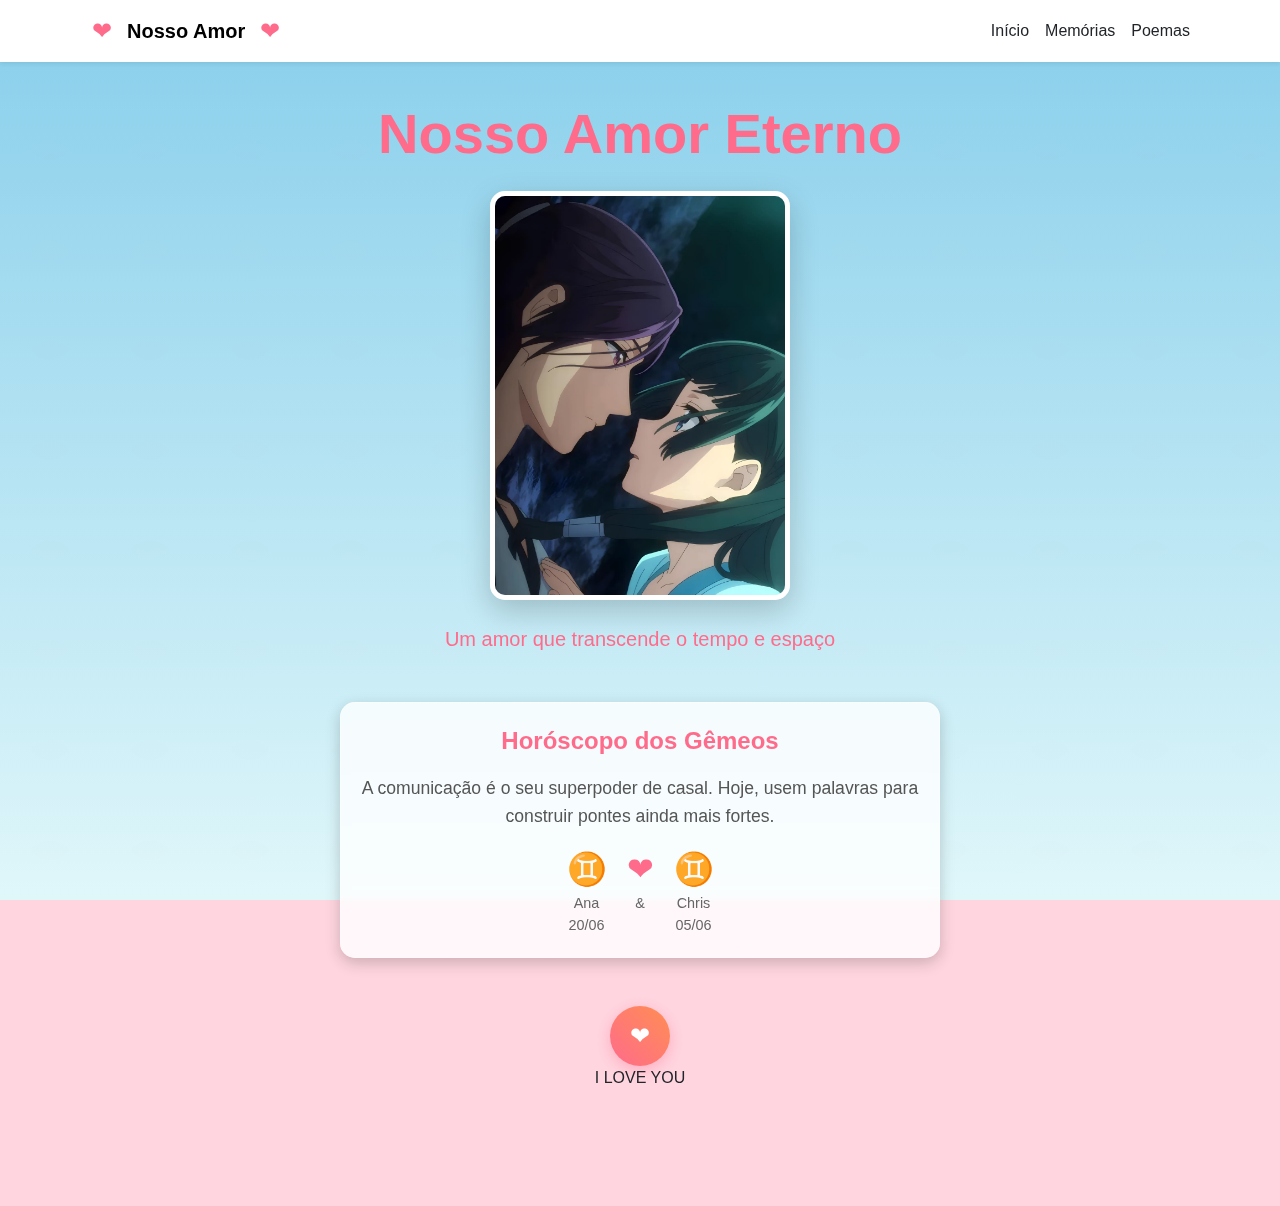
<file: index.html>
<!DOCTYPE html>
<html lang="pt-br">
<head>
    <meta charset="UTF-8">
    <link rel="icon" href="./icons/icon04.png" type="image/png">
    <meta name="viewport" content="width=device-width, initial-scale=1.0">
    <title>Nosso Amor Eterno</title>
    <link href="https://cdn.jsdelivr.net/npm/bootstrap@5.3.0/dist/css/bootstrap.min.css" rel="stylesheet">
    <link rel="stylesheet" href="https://cdnjs.cloudflare.com/ajax/libs/animate.css/4.1.1/animate.min.css">
    <link rel="stylesheet" href="./css/style.css">
    <link rel="stylesheet" href="https://cdnjs.cloudflare.com/ajax/libs/font-awesome/6.0.0-beta3/css/all.min.css">
    <style>
        /* Estilos existentes */
        .floating-hearts {
            position: fixed;
            top: 0;
            left: 0;
            width: 100%;
            height: 100%;
            pointer-events: none;
            z-index: -2;
            overflow: hidden;
        }

        .heart-btn {
            display: inline-block;
            width: 60px;
            height: 60px;
            line-height: 60px;
            text-align: center;
            background: linear-gradient(45deg, #ff6b8b, #ff8e53);
            color: white;
            border-radius: 50%;
            font-size: 24px;
            transition: all 0.3s;
            box-shadow: 0 4px 15px rgba(255, 107, 139, 0.4);
            text-decoration: none;
        }

        .heart-btn:hover {
            transform: scale(1.1) rotate(10deg);
            box-shadow: 0 6px 20px rgba(255, 107, 139, 0.6);
        }

        @keyframes float {
            0% {
                transform: translateY(100vh) translateX(0) rotate(0deg);
                opacity: 0;
            }
            10% {
                opacity: 0.8;
            }
            90% {
                opacity: 0.8;
            }
            100% {
                transform: translateY(-100px) translateX(100px) rotate(360deg);
                opacity: 0;
            }
        }

        /* Novos estilos para o céu dinâmico */
        .sky-container {
            position: fixed;
            top: 0;
            left: 0;
            width: 100%;
            height: 100%;
            z-index: -3;
            transition: background 1.5s ease;
        }

        .day-sky {
            background: linear-gradient(to bottom, #87CEEB, #E0F7FA);
        }

        .night-sky {
            background: linear-gradient(to bottom, #0F2027, #203A43, #2C5364);
        }

        .star {
            position: absolute;
            background-color: white;
            border-radius: 50%;
            animation: twinkle var(--duration) infinite ease-in-out;
            opacity: 0;
        }

        @keyframes twinkle {
            0%, 100% { opacity: 0.2; }
            50% { opacity: 1; }
        }

        .memory-star {
            position: absolute;
            color: gold;
            font-size: 1.5rem;
            cursor: pointer;
            transition: all 0.3s;
            text-shadow: 0 0 5px rgba(255,215,0,0.7);
        }

        .memory-star:hover {
            transform: scale(1.5);
            text-shadow: 0 0 15px gold;
        }

        .memory-tooltip {
            position: absolute;
            background: rgba(0,0,0,0.8);
            color: white;
            padding: 5px 10px;
            border-radius: 5px;
            font-size: 0.9rem;
            white-space: nowrap;
            pointer-events: none;
            opacity: 0;
            transition: opacity 0.3s;
        }

        .memory-star:hover .memory-tooltip {
            opacity: 1;
        }

        /* Estilo para o horóscopo do amor */
        .love-horoscope {
    background: rgba(255, 255, 255, 0.8);
    border-radius: 15px;
    padding: 20px;
    margin: 30px auto;
    max-width: 600px;
    box-shadow: 0 5px 15px rgba(0, 0, 0, 0.2);
    border: 1px solid rgba(255, 255, 255, 0.3);
    text-align: center;
    position: relative;
    backdrop-filter: blur(5px);
    transition: all 0.5s ease;
}
    .night-mode .love-horoscope {
    background: rgba(0, 0, 0, 0.7) !important;
    border: 1px solid rgba(255, 255, 255, 0.2);
    box-shadow: 0 5px 15px rgba(0, 0, 0, 0.4);
}

/* Textos em modo noturno */
.night-mode {
    color: white;
}
.night-mode .horoscope-title {
    color: #ffcc00 !important;
    text-shadow: 0 0 5px rgba(255, 204, 0, 0.3);
}

.night-mode .horoscope-content {
    color: #ffffff !important;
}

.night-mode .sign-name {
    color: #cccccc !important;
}

/* Ajuste geral para textos noturnos */
.night-mode .section h1,
.night-mode .section p,
.night-mode .love-text p,
.night-mode .navbar-brand,
.night-mode .nav-link {
    color: white !important;
    text-shadow: 0 0 5px rgba(0, 0, 0, 0.5);
}

/* Navbar no modo noturno */
.night-mode .navbar {
    background-color: rgba(15, 15, 15, 0.9) !important;
    box-shadow: 0 2px 15px rgba(0, 0, 0, 0.6) !important;
}

/* Corações no navbar */
.night-mode .nav-heart {
    color: #ffcc00 !important;
    text-shadow: 0 0 5px rgba(255, 204, 0, 0.5);
}
        .horoscope-title {
            color: #ff6b8b;
            font-size: 1.5rem;
            margin-bottom: 15px;
            font-weight: bold;
        }

        .horoscope-content {
            color: #555;
            line-height: 1.6;
            font-size: 1.1rem;
        }

        .zodiac-signs {
            display: flex;
            justify-content: center;
            gap: 20px;
            margin-top: 15px;
        }

        .sign {
            text-align: center;
        }

        .sign-icon {
            font-size: 2rem;
            color: #ff6b8b;
        }

        .sign-name {
            font-size: 0.9rem;
            color: #666;
        }

        /* Ajustes para a seção principal */
        .section {
            padding-top: 100px;
            padding-bottom: 100px;
            position: relative;
        }

        .couple-img {
            max-width: 300px;
            border-radius: 15px;
            box-shadow: 0 10px 30px rgba(0,0,0,0.2);
            border: 5px solid white;
        }
    </style>
</head>

<body>
    <!-- Céu dinâmico -->
    <div class="sky-container" id="skyContainer"></div>
    
    <!-- Floating hearts background -->
    <div class="floating-hearts" id="floatingHearts"></div>
    
    <!-- Navigation -->
<nav class="navbar navbar-expand-lg navbar-light bg-white fixed-top shadow-sm">
    <div class="container">
        <a class="navbar-brand d-flex align-items-center" href="#">
            <span class="nav-heart">❤</span>
            <span class="fw-bold text-title" style="margin: 0 5px;">Nosso Amor</span>
            <span class="nav-heart">❤</span>
        </a>
            <button class="navbar-toggler" type="button" data-bs-toggle="collapse" data-bs-target="#navbarNav">
                <span class="navbar-toggler-icon"></span>
            </button>
            <div class="collapse navbar-collapse" id="navbarNav">
                <ul class="navbar-nav ms-auto">
                    <li class="nav-item">
                        <a class="nav-link text-dark" href="./index.html">Início</a>
                    </li>
                    <li class="nav-item">
                        <a class="nav-link text-dark" href="./memories.html">Memórias</a>
                    </li>
                    <li class="nav-item">
                        <a class="nav-link text-dark" href="./poems.html">Poemas</a>
                    </li>
                </ul>
            </div>
        </div>
    </nav>

    <!-- First Section - Home -->
    <section class="section text-center">
        <div class="container">
            <div class="row justify-content-center">
                <div class="col-lg-8">
                    <h1 class="display-4 fw-bold mb-4 animate__animated animate__fadeIn" style="color: var(--rosa-escuro);">Nosso Amor Eterno</h1>
                    <img src="./imgs/img09.jpg" alt="Casal de anime se beijando" class="couple-img mb-4 animate__animated animate__fadeIn">
                    <p class="lead mb-5 animate__animated animate__fadeIn" style="color: var(--rosa-escuro);">Um amor que transcende o tempo e espaço</p>
                    
                    <!-- Horóscopo do Amor -->
<div class="love-horoscope animate__animated animate__fadeInUp">
    <div class="horoscope-title">Horóscopo dos Gêmeos</div>
    <div class="horoscope-content" id="horoscopeText">
        <!-- Mensagem será inserida aqui pelo JavaScript -->
    </div>
    <div class="zodiac-signs">
        <div class="sign">
            <div class="sign-icon">♊</div>
            <div class="sign-name">Ana<br>20/06</div>
        </div>
        <div class="sign">
            <div class="sign-icon">❤</div>
            <div class="sign-name">&</div>
        </div>
        <div class="sign">
            <div class="sign-icon">♊</div>
            <div class="sign-name">Chris<br>05/06</div>
        </div>
    </div>
</div>
                    
                    <div class="text-center mt-5">
                        <a href="./memories.html" class="heart-btn">❤</a>
                    </div>
                    <p>I LOVE YOU</p>
                </div>
            </div>
        </div>
    </section>

    <script src="https://cdn.jsdelivr.net/npm/bootstrap@5.3.0/dist/js/bootstrap.bundle.min.js"></script>
    <script>
        // Função para criar corações flutuantes
        function createHearts() {
            const container = document.getElementById('floatingHearts');
            const heartCount = 20;
            
            for (let i = 0; i < heartCount; i++) {
                const heart = document.createElement('div');
                heart.innerHTML = '❤';
                heart.classList.add('heart');
                heart.style.left = Math.random() * 100 + 'vw';
                heart.style.fontSize = (Math.random() * 15 + 15) + 'px';
                heart.style.animationDuration = (Math.random() * 15 + 10) + 's';
                heart.style.animationDelay = (Math.random() * 5) + 's';
                container.appendChild(heart);
            }
        }

        // Função para criar estrelas de memórias
        function createMemoryStars() {
            const skyContainer = document.getElementById('skyContainer');
            
            // Memórias especiais (adicione quantas quiser)
            const memories = [
                { title: "Nosso primeiro beijo", date: "03/04/2025", emoji: "💋" },
                { title: "Nosso primeiro encontro", date: "15/03/2025", emoji: "🌟" },
                { title: "Primeira viagem juntos", date: "20/05/2025", emoji: "✈️" },
                { title: "Nosso jantar especial", date: "10/05/2025", emoji: "🍽️" },
                { title: "Dia do nosso sim", date: "03/04/2025", emoji: "💍" }
            ];
            
            memories.forEach(memory => {
                const star = document.createElement('div');
                star.className = 'memory-star';
                star.innerHTML = memory.emoji;
                star.style.left = Math.random() * 95 + '%';
                star.style.top = Math.random() * 85 + '%';
                
                const tooltip = document.createElement('div');
                tooltip.className = 'memory-tooltip';
                tooltip.textContent = `${memory.title} - ${memory.date}`;
                star.appendChild(tooltip);
                
                star.addEventListener('click', () => {
                    alert(`${memory.title}\n${memory.date}`);
                });
                
                skyContainer.appendChild(star);
            });
        }

        // Função para criar estrelas cintilantes
        function createTwinklingStars() {
            const skyContainer = document.getElementById('skyContainer');
            const starCount = 100;
            
            for (let i = 0; i < starCount; i++) {
                const star = document.createElement('div');
                star.className = 'star';
                
                // Tamanho aleatório entre 1px e 3px
                const size = Math.random() * 2 + 1;
                star.style.width = size + 'px';
                star.style.height = size + 'px';
                
                // Posição aleatória
                star.style.left = Math.random() * 100 + '%';
                star.style.top = Math.random() * 100 + '%';
                
                // Duração da animação aleatória
                star.style.setProperty('--duration', (Math.random() * 5 + 3) + 's');
                
                // Atraso aleatório
                star.style.animationDelay = Math.random() * 5 + 's';
                
                skyContainer.appendChild(star);
            }
        }

        // Função para atualizar o céu conforme o horário
function updateSky() {
    const now = new Date();
    const hours = now.getHours();
    const skyContainer = document.getElementById('skyContainer');
    const body = document.body;
    
    if (hours >= 6 && hours < 18) {
        // Dia
        skyContainer.classList.remove('night-sky');
        skyContainer.classList.add('day-sky');
        body.classList.remove('night-mode');
        
        document.querySelectorAll('.star, .memory-star').forEach(star => {
            star.style.display = 'none';
        });
    } else {
        // Noite
        skyContainer.classList.remove('day-sky');
        skyContainer.classList.add('night-sky');
        body.classList.add('night-mode');
        
        document.querySelectorAll('.star, .memory-star').forEach(star => {
            star.style.display = 'block';
        });
    }
}

        // Função para atualizar o horóscopo diário
// Substitua a função updateHoroscope() por esta versão ampliada
function updateHoroscope() {
const geminiHoroscopes = [
    "Duas almas gêmeas sob o mesmo signo! Hoje a comunicação está em alta - conversem sobre seus sonhos mais profundos.",
    "A energia geminiana de vocês está em sintonia. Dia perfeito para planejar uma aventura juntos!",
    "Com dois Gêmeos, a conversa nunca acaba. Aproveitem para passar horas falando sobre tudo e nada.",
    "Mercúrio, seu regente, favorece a comunicação. Escrevam cartas de amor uma para o outro hoje.",
    "A dualidade geminiana se completa em vocês dois. Encontrem equilíbrio entre aventura e intimidade.",
    "Como Gêmeos, vocês têm o dom da adaptação. Hoje é dia de surpreender um ao outro com gestos inesperados!",
    "A curiosidade geminiana de vocês pede para explorar algo novo juntos. Que tal um hobby a dois?",
    "O signo dos gêmeos traz leveza ao relacionamento. Riam muito hoje e aproveitem a companhia um do outro!",
    "Com tanta energia geminiana, o tédio não tem vez! Planejem um encontro diferente e divertido.",
    "A comunicação é o ponto forte de vocês dois. Hoje, usem palavras para curar, amar e se conectar ainda mais.",
    "A versatilidade de Gêmeos em dobro! Vocês têm a habilidade de se reinventarem juntos todos os dias.",
    "O intelecto geminiano de vocês está em alta. Leiam um livro juntos e depois debatam sobre ele.",
    "Como dois Gêmeos, vocês sabem que o amor se alimenta de novidades. Surpreendam-se mutuamente hoje!",
    "A energia jovial de Gêmeos mantém o relacionamento sempre fresco. Brinquem como crianças hoje!",
    "A dualidade de vocês se completa perfeitamente. Um equilibra o outro na dança do relacionamento.",
    "Com dois Gêmeos, a vida nunca é monótona! Inventem uma nova tradição de casal hoje.",
    "A comunicação é a chave para vocês. Compartilhem segredos e sonhos que ainda não revelaram.",
    "A curiosidade geminiana pede para explorar o mundo juntos. Planejem uma viagem, mesmo que seja no sofá!",
    "A energia mental de Gêmeos está forte. Resolvam palavras cruzadas ou quebra-cabeças juntos.",
    "Como dois Gêmeos, vocês têm o dom da adaptação. Superem qualquer desafio que aparecer hoje!",
    "A versatilidade de vocês é impressionante. Mostrem como sabem ser diferentes a cada dia juntos.",
    "A comunicação flui naturalmente entre vocês. Hoje é dia de conversar até o sol raiar!",
    "A energia jovial de Gêmeos mantém o amor sempre renovado. Lembrem-se do que os fez se apaixonar.",
    "Com tanta energia geminiana, o tédio não tem vez! Inventem um jogo novo para brincar juntos.",
    "A dualidade de vocês se complementa perfeitamente. Um completa as frases do outro hoje!",
    "Como dois Gêmeos sob o mesmo céu, vocês compartilham uma conexão mental única. Aproveitem!",
    "A curiosidade de Gêmeos leva vocês a sempre descobrirem coisas novas um sobre o outro. Continuem assim!",
    "A comunicação é o seu superpoder de casal. Hoje, usem palavras para construir pontes ainda mais fortes.",
    "A energia adaptável de Gêmeos ajuda vocês a superarem qualquer desafio juntos. Força, casal!",
    "Com dois Gêmeos, cada dia é uma nova aventura. O que vocês vão explorar juntos hoje?"
];
    
    // Usa o dia do ano (1-365) para selecionar o horóscopo
     const now = new Date();
    const start = new Date(now.getFullYear(), 0, 0);
    const diff = now - start;
    const oneDay = 1000 * 60 * 60 * 24;
    const dayOfYear = Math.floor(diff / oneDay);

    const horoscopeIndex = dayOfYear % geminiHoroscopes.length;
    document.getElementById('horoscopeText').textContent = geminiHoroscopes[horoscopeIndex];
    
    // Atualiza a cada dia (opcional)
    setTimeout(updateHoroscope, 24 * 60 * 60 * 1000);
}
updateHoroscope();
        // Inicialização
        window.addEventListener('load', () => {
            createHearts();
            createMemoryStars();
            createTwinklingStars();
            updateSky();
            updateHoroscope();
            
            // Atualiza o céu a cada hora
            setInterval(updateSky, 3600000);
        });
    </script>
</body>
</html>
</file>
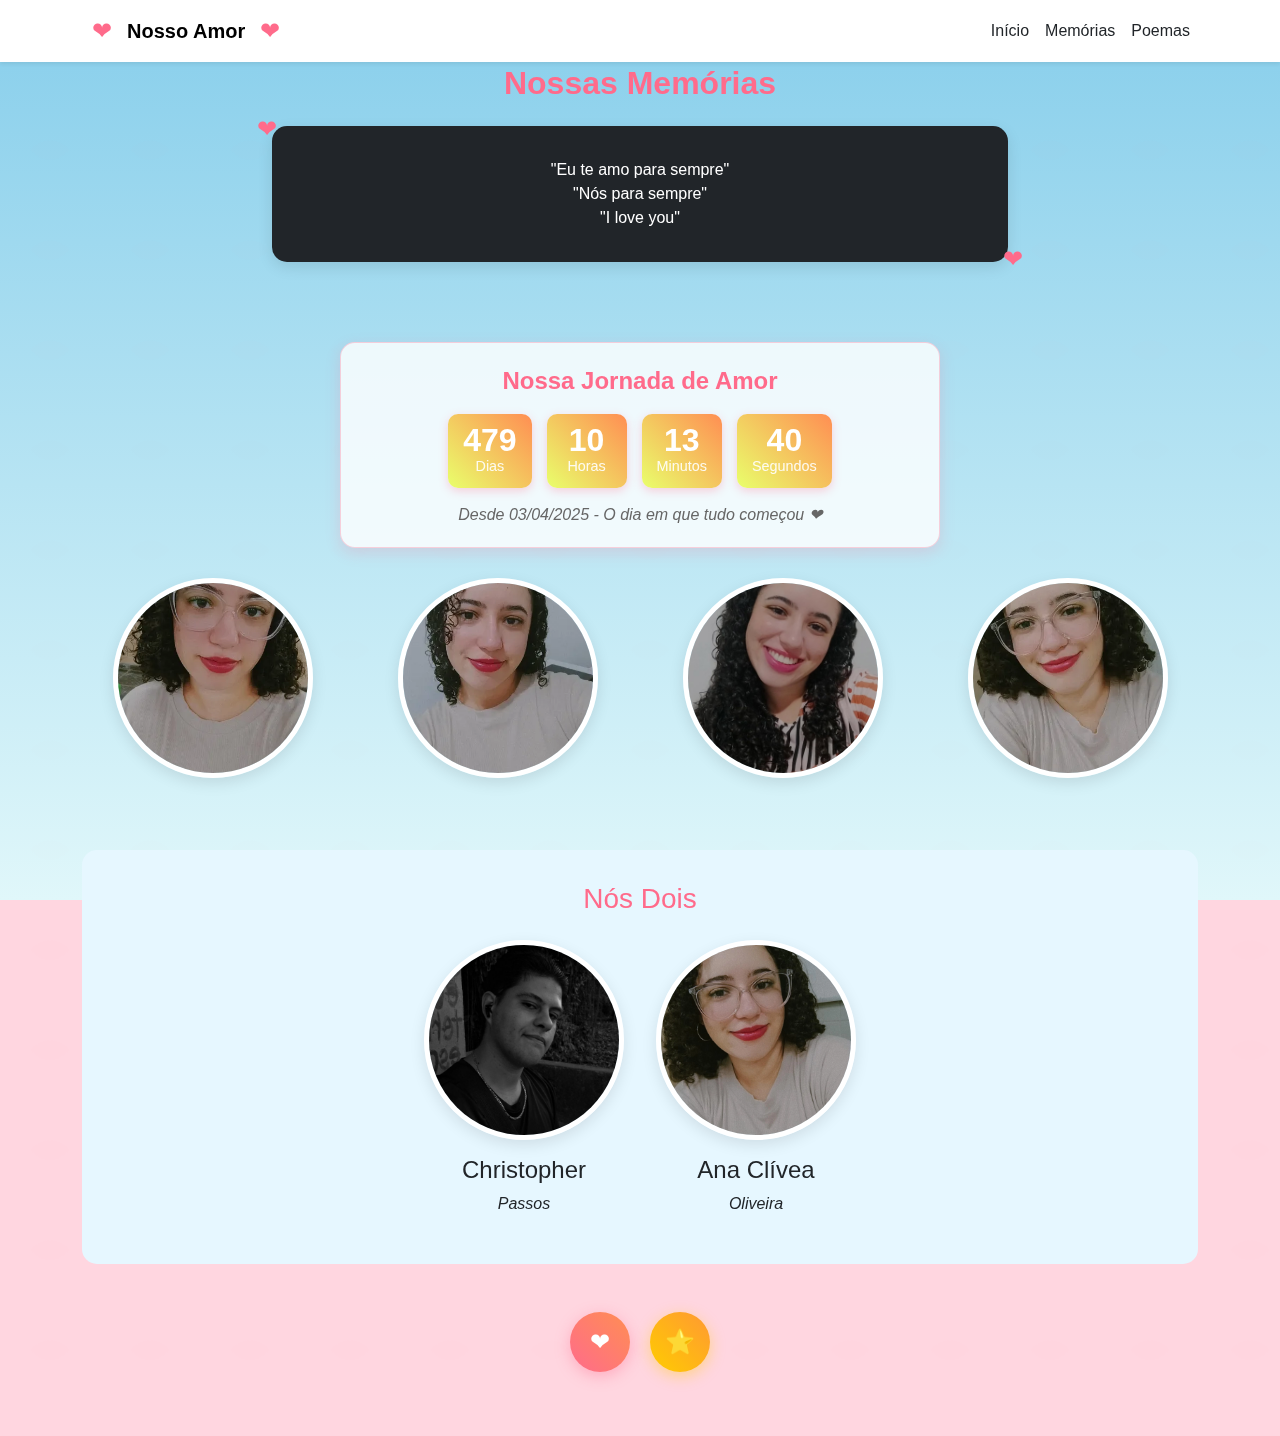
<file: memories.html>
<!DOCTYPE html>
<html lang="pt-br">
<head>
    <meta charset="UTF-8">
    <link rel="icon" href="./icons/icon04.png" type="image/png">
    <meta name="viewport" content="width=device-width, initial-scale=1.0">
    <title>Nossas Memórias</title>
    <link href="https://cdn.jsdelivr.net/npm/bootstrap@5.3.0/dist/css/bootstrap.min.css" rel="stylesheet">
    <link rel="stylesheet" href="./css/style.css">
    <link rel="stylesheet" href="https://cdnjs.cloudflare.com/ajax/libs/font-awesome/6.0.0-beta3/css/all.min.css">
    <style>
        .floating-hearts {
            position: fixed;
            top: 0;
            left: 0;
            width: 100%;
            height: 100%;
            pointer-events: none;
            z-index: -1;
            overflow: hidden;
        }

        .heart-btn {
            display: inline-block;
            width: 60px;
            height: 60px;
            line-height: 60px;
            text-align: center;
            background: linear-gradient(45deg, #ff6b8b, #ff8e53);
            color: white;
            border-radius: 50%;
            font-size: 24px;
            transition: all 0.3s;
            box-shadow: 0 4px 15px rgba(255, 107, 139, 0.4);
            text-decoration: none;
        }

        .heart-btn:hover {
            transform: scale(1.1) rotate(10deg);
            box-shadow: 0 6px 20px rgba(255, 107, 139, 0.6);
        }

        @keyframes float {
            0% {
                transform: translateY(100vh) translateX(0) rotate(0deg);
                opacity: 0;
            }
            10% {
                opacity: 0.8;
            }
            90% {
                opacity: 0.8;
            }
            100% {
                transform: translateY(-100px) translateX(100px) rotate(360deg);
                opacity: 0;
            }
        }
        
        .rounded-img {
            border-radius: 50%;
            width: 200px;
            height: 200px;
            object-fit: cover;
            border: 5px solid white;
            box-shadow: 0 5px 15px rgba(0,0,0,0.1);
            transition: all 0.3s;
        }
        .rounded-img:hover {
            transform: scale(1.05);
            border-color: var(--rosa-escuro);
        }
        .couple-section {
            background-color: var(--azul-claro);
            padding: 2rem;
            border-radius: 15px;
            margin-top: 3rem;
        }
        .italic {
            font-style: italic;
        }
        .photo-pair {
            display: flex;
            justify-content: center;
            gap: 2rem;
            flex-wrap: wrap;
        }
        
        /* Estilo para o contador de relacionamento */
        .relationship-counter {
            background: rgba(255, 255, 255, 0.8);
            border-radius: 15px;
            padding: 20px;
            margin: 30px auto;
            max-width: 600px;
            box-shadow: 0 5px 15px rgba(255,107,139,0.2);
            border: 1px solid rgba(255,107,139,0.3);
            text-align: center;
        }
        
        .counter-title {
            color: #ff6b8b;
            font-size: 1.5rem;
            margin-bottom: 15px;
            font-weight: bold;
        }
        
        .counter-display {
            display: flex;
            justify-content: center;
            gap: 15px;
            flex-wrap: wrap;
        }
        /*background: linear-gradient(45deg, #ff6b8b, #ff8e53);*/
        .counter-item {
            background: linear-gradient(45deg, #e9ff6b, #ff8e53);
            color: white;
            padding: 10px 15px;
            border-radius: 10px;
            min-width: 80px;
            box-shadow: 0 3px 10px rgba(255,107,139,0.3);
        }
        
        .counter-number {
            font-size: 2rem;
            font-weight: bold;
            line-height: 1;
        }
        
        .counter-label {
            font-size: 0.9rem;
            opacity: 0.9;
        }
        
        .start-date {
            margin-top: 15px;
            color: #666;
            font-style: italic;
        }
        /* Sistema Dia/Noite */
.sky-container {
    position: fixed;
    top: 0;
    left: 0;
    width: 100%;
    height: 100%;
    z-index: -3;
    transition: background 1.5s ease;
}

.day-sky {
    background: linear-gradient(to bottom, #87CEEB, #E0F7FA);
}

.night-sky {
    background: linear-gradient(to bottom, #0F2027, #203A43, #2C5364);
}

/* Modo Noturno */
.night-mode {
    color: white;
}

.night-mode .navbar-brand .text-title,
.night-mode .nav-heart,
.night-mode .nav-link,
.night-mode .section h2,
.night-mode .love-text p,
.night-mode .counter-title,
.night-mode .start-date,
.night-mode .couple-section h3,
.night-mode .italic {
    color: white !important;
    text-shadow: 0 0 5px rgba(0,0,0,0.5);
}

.night-mode .navbar {
    background-color: rgba(15, 15, 15, 0.9) !important;
    box-shadow: 0 2px 15px rgba(0, 0, 0, 0.6) !important;
}

.night-mode .nav-heart {
    color: #ffcc00 !important;
}

.night-mode .relationship-counter,
.night-mode .couple-section {
    background: rgba(0, 0, 0, 0.7) !important;
    border: 1px solid rgba(255,255,255,0.2);
}

.night-mode .counter-item {
    box-shadow: 0 3px 10px rgba(0,0,0,0.5);
}

.night-mode .rounded-img {
    border-color: gold;
    box-shadow: 0 5px 15px rgba(255,215,0,0.3);
}
/* Estilos noturnos para poemas */
.night-mode .poem-card {
    background: rgba(0, 0, 0, 0.7) !important;
    border: 1px solid rgba(255,255,255,0.2);
    box-shadow: 0 5px 15px rgba(0,0,0,0.4);
}

.night-mode .poem-card h3 {
    color: #ffcc00 !important;
}

.night-mode .poem-card p {
    color: #eee !important;
}

.night-mode .poem-card::after {
    background: linear-gradient(90deg, #ffcc00, #ff9933);
}

.night-mode .heart-decoration {
    color: rgba(255,204,0,0.5) !important;
}
/* Botão Estrela */
.star-btn {
    display: inline-block;
    width: 60px;
    height: 60px;
    line-height: 60px;
    text-align: center;
    background: linear-gradient(45deg, #ffcc00, #ff9933);
    color: white;
    border-radius: 50%;
    font-size: 24px;
    transition: all 0.3s;
    box-shadow: 0 4px 15px rgba(255, 204, 0, 0.4);
    text-decoration: none;
    margin-left: 15px;
}

.star-btn:hover {
    transform: scale(1.1) rotate(10deg);
    box-shadow: 0 6px 20px rgba(255, 204, 0, 0.6);
}

/* Modal das Estrelas */
.star-modal {
    display: none;
    position: fixed;
    top: 0;
    left: 0;
    width: 100%;
    height: 100%;
    background-color: rgba(0,0,0,0.8);
    z-index: 2000;
    justify-content: center;
    align-items: center;
}

.star-modal-content {
    position: relative;
    background: white;
    border-radius: 15px;
    padding: 25px;
    max-width: 500px;
    box-shadow: 0 5px 25px rgba(255,204,0,0.3);
    border: 3px solid #ffcc00;
}

.night-mode .star-modal-content {
    background: #1a1a2e;
    border-color: #ff9933;
}

.star-memory {
    position: relative;
    padding: 15px;
    border-radius: 10px;
    background: #fff9e6;
    margin-bottom: 15px;
}

.night-mode .star-memory {
    background: #2a2a3a;
}

.star-memory::before {
    content: "";
    position: absolute;
    width: 0;
    height: 0;
    border-style: solid;
    border-width: 10px 15px 10px 0;
    border-color: transparent #fff9e6 transparent transparent;
    left: -15px;
    top: 20px;
}

.night-mode .star-memory::before {
    border-color: transparent #2a2a3a transparent transparent;
}

.close-star-modal {
    position: absolute;
    top: 10px;
    right: 15px;
    color: #ff6b8b;
    font-size: 30px;
    cursor: pointer;
}

.night-mode .close-star-modal {
    color: #ffcc00;
}
    </style>
</head>
<body>
    <div class="sky-container" id="skyContainer"></div>
    <div class="floating-hearts" id="floatingHearts"></div>
    
    <nav class="navbar navbar-expand-lg navbar-light bg-white fixed-top shadow-sm">
        <div class="container">
<a class="navbar-brand d-flex align-items-center" href="./index.html">
    <span class="nav-heart">❤</span>
    <span class="fw-bold text-title" style="margin: 0 5px;">Nosso Amor</span>
    <span class="nav-heart">❤</span>
</a>

            <button class="navbar-toggler" type="button" data-bs-toggle="collapse" data-bs-target="#navbarNav">
                <span class="navbar-toggler-icon"></span>
            </button>
            <div class="collapse navbar-collapse" id="navbarNav">
                <ul class="navbar-nav ms-auto">
                    <li class="nav-item">
                        <a class="nav-link text-dark" href="./index.html">Início</a>
                    </li>
                    <li class="nav-item">
                        <a class="nav-link text-dark" href="./memories.html">Memórias</a>
                    </li>
                    <li class="nav-item">
                        <a class="nav-link text-dark" href="./poems.html">Poemas</a>
                    </li>
                </ul>
            </div>
        </div>
    </nav>

<section class="section" style="background-color: transparent;">
        <div class="container">
            <div class="row justify-content-center mb-5">
                <div class="col-lg-8 text-center">
                    <h2 class="fw-bold mb-4" style="color: var(--rosa-escuro);">Nossas Memórias</h2>
                    <div class="love-text text-bg-dark">
                        <p class="mb-0">"Eu te amo para sempre"</p>
                        <p class="mb-0">"Nós para sempre"</p>
                        <p class="mb-0">"I love you"</p>
                    </div>
                </div>
            </div>
            
            <!-- Contador de Relacionamento -->
            <div class="relationship-counter">
                <div class="counter-title">Nossa Jornada de Amor</div>
                <div class="counter-display">
                    <div class="counter-item">
                        <div class="counter-number" id="days-together">0</div>
                        <div class="counter-label">Dias</div>
                    </div>
                    <div class="counter-item">
                        <div class="counter-number" id="hours-together">0</div>
                        <div class="counter-label">Horas</div>
                    </div>
                    <div class="counter-item">
                        <div class="counter-number" id="minutes-together">0</div>
                        <div class="counter-label">Minutos</div>
                    </div>
                    <div class="counter-item">
                        <div class="counter-number" id="seconds-together">0</div>
                        <div class="counter-label">Segundos</div>
                    </div>
                </div>
                <div class="start-date">Desde 03/04/2025 - O dia em que tudo começou ❤</div>
            </div>
            
            <div class="row justify-content-center">
                <div class="col-md-3 col-6 mb-4 text-center">
                    <a href="./poema_1.html"><img src="./imgs/img05.webp" alt="Memória 1" class="rounded-img"></a>
                </div>
                <div class="col-md-3 col-6 mb-4 text-center">
                    <a href="./poema_2.html"><img src="./imgs/img07.webp" alt="Memória 2" class="rounded-img"></a>
                </div>
                <div class="col-md-3 col-6 mb-4 text-center">
                    <a href="./poema_3.html"><img src="./imgs/img02.webp" alt="Memória 3" class="rounded-img"></a>
                </div>
                <div class="col-md-3 col-6 mb-4 text-center">
                    <a href="./poema_4.html"><img src="./imgs/img06.webp" alt="Memória 4" class="rounded-img"></a>
                </div>
            </div>
            
            <!-- Seção do Casal -->
            <div class="couple-section text-center mt-5">
                <h3 class="mb-4" style="color: var(--rosa-escuro);">Nós Dois</h3>
                
                <div class="photo-pair">
                    <div>
                        <img src="./imgs/chris.webp" alt="Christopher" class="rounded-img">
                        <h4 class="mt-3">Christopher</h4>
                        <p class="italic">Passos</p>
                    </div>
                    
                    <div>
                        <img src="./imgs/ela.webp" alt="Ana Clívea" class="rounded-img">
                        <h4 class="mt-3">Ana Clívea</h4>
                        <p class="italic">Oliveira</p>
                    </div>
                </div>
            </div>
            
<div class="text-center mt-5">
    <a href="./poems.html" class="heart-btn">❤</a>
    <a href="./star_memories.html"  class="star-btn">⭐</a>
</div>
        </div>
    </section>
    
    <script>
        // Sistema Dia/Noite
function updateSky() {
    const now = new Date();
    const hours = now.getHours();
    const skyContainer = document.getElementById('skyContainer');
    const body = document.body;
    
    if (hours >= 6 && hours < 18) {
        // Dia
        skyContainer.classList.remove('night-sky');
        skyContainer.classList.add('day-sky');
        body.classList.remove('night-mode');
    } else {
        // Noite
        skyContainer.classList.remove('day-sky');
        skyContainer.classList.add('night-sky');
        body.classList.add('night-mode');
    }
}

// Inicialização
window.addEventListener('load', () => {
    createHearts();
    updateRelationshipCounter();
    updateSky();
    setInterval(updateSky, 3600000); // Atualiza a cada hora
});
        function createHearts() {
            const container = document.getElementById('floatingHearts');
            const heartCount = 20;
            
            for (let i = 0; i < heartCount; i++) {
                const heart = document.createElement('div');
                heart.innerHTML = '❤';
                heart.classList.add('heart');
                heart.style.left = Math.random() * 100 + 'vw';
                heart.style.fontSize = (Math.random() * 15 + 15) + 'px';
                heart.style.animationDuration = (Math.random() * 15 + 10) + 's';
                heart.style.animationDelay = (Math.random() * 5) + 's';
                container.appendChild(heart);
            }
        }

        // Contador de relacionamento
        function updateRelationshipCounter() {
        // Data de início do relacionamento (3 de abril de 2025)
        const startDate = new Date('2025-04-03T00:00:00');
        const now = new Date();
        
        // Já temos 53 dias completos
    const diff = now - startDate;
        
        // Calcula horas, minutos e segundos do dia atual
 const days = Math.floor(diff / (1000 * 60 * 60 * 24));
    
    // Calcula horas restantes do dia atual
    const hours = Math.floor((diff % (1000 * 60 * 60 * 24)) / (1000 * 60 * 60));
    
    // Calcula minutos restantes da hora atual
    const minutes = Math.floor((diff % (1000 * 60 * 60)) / (1000 * 60));
    
    // Calcula segundos restantes do minuto atual
    const seconds = Math.floor((diff % (1000 * 60)) / 1000);
        
        // Atualiza o DOM
        document.getElementById('days-together').textContent = days;
        document.getElementById('hours-together').textContent = Math.floor(hours);
        document.getElementById('minutes-together').textContent = Math.floor(minutes);
        document.getElementById('seconds-together').textContent = seconds;
    }
    
    // Atualiza o contador a cada segundo
    setInterval(updateRelationshipCounter, 1000);
        
        // Inicializa tudo quando a página carrega
        window.addEventListener('load', function() {
            createHearts();
            updateRelationshipCounter(); // Chama imediatamente para evitar delay inicial
        });
    </script>
    <script src="https://cdn.jsdelivr.net/npm/bootstrap@5.3.0/dist/js/bootstrap.bundle.min.js"></script>
    <script src="./js/script.js"></script>
</body>
</html>
</file>
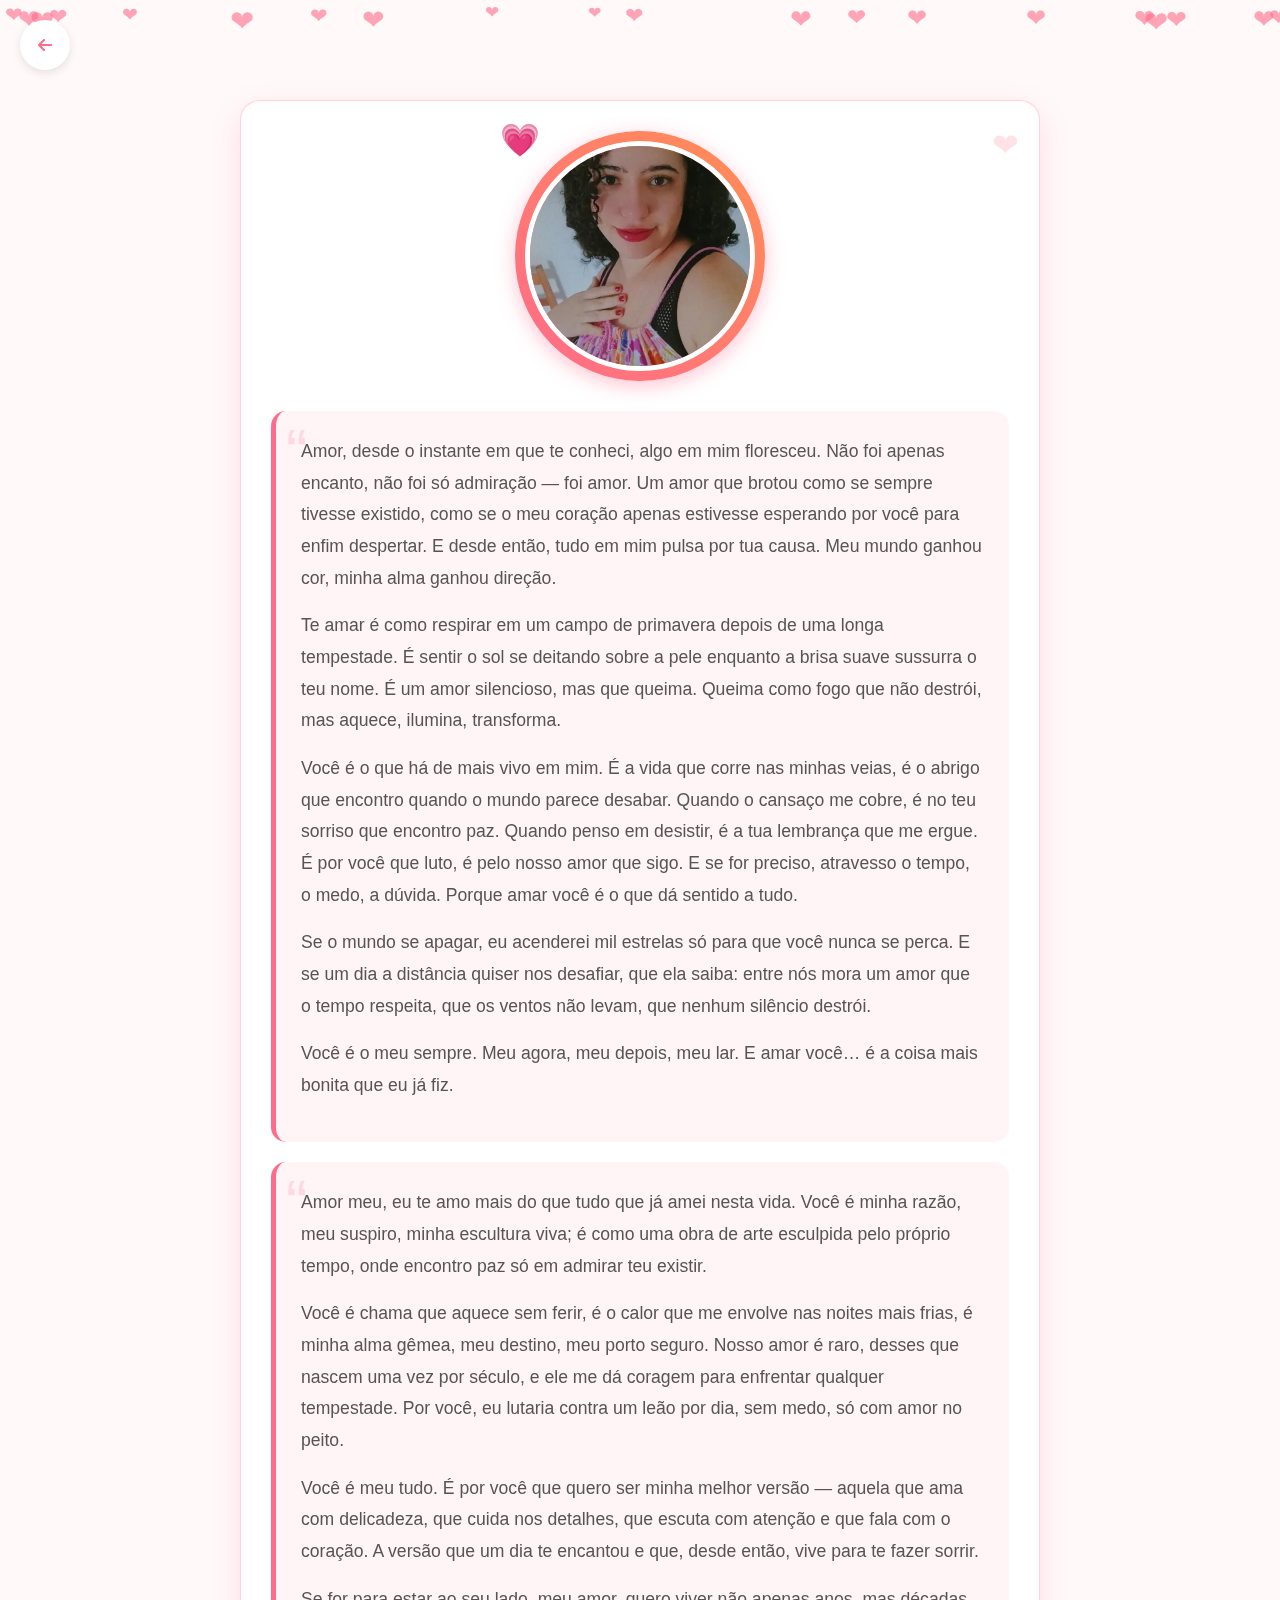
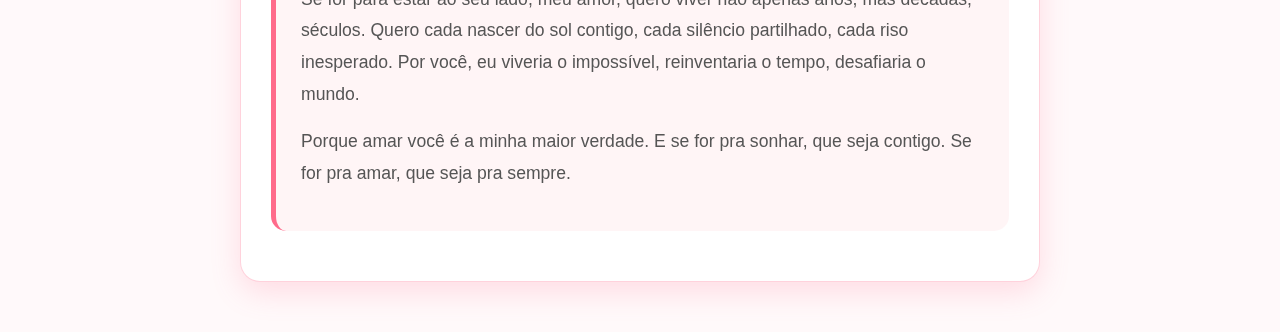
<file: poema_1.html>
<!DOCTYPE html>
<html lang="pt-br">
<head>
    <meta charset="UTF-8">
    <link rel="icon" href="./icons/icon04.png" type="image/png">
    <meta name="viewport" content="width=device-width, initial-scale=1.0">
    <title>Poema Especial - Nosso Amor</title>
    <link href="https://cdn.jsdelivr.net/npm/bootstrap@5.3.0/dist/css/bootstrap.min.css" rel="stylesheet">
    <link rel="stylesheet" href="https://cdnjs.cloudflare.com/ajax/libs/font-awesome/6.0.0-beta3/css/all.min.css">
    <style>
        :root {
            --rosa-escuro: #ff6b8b;
            --rosa-medio: #ff8e9e;
            --rosa-claro: #ffb3c6;
            --azul-claro: #e6f7ff;
        }
        
        body {
            background-color: #fff9fa;
            font-family: 'Arial', sans-serif;
            overflow-x: hidden;
        }
        
        .floating-hearts {
            position: fixed;
            top: 0;
            left: 0;
            width: 100%;
            height: 100%;
            pointer-events: none;
            z-index: -1;
            overflow: hidden;
        }
        
        .heart {
            position: absolute;
            color: rgba(255, 107, 139, 0.6);
            font-size: 20px;
            animation: float linear infinite;
            pointer-events: none;
            user-select: none;
        }
        
        @keyframes float {
            0% {
                transform: translateY(100vh) translateX(0) rotate(0deg);
                opacity: 0;
            }
            10% {
                opacity: 0.8;
            }
            90% {
                opacity: 0.8;
            }
            100% {
                transform: translateY(-100px) translateX(100px) rotate(360deg);
                opacity: 0;
            }
        }
        
        .poem-container {
            max-width: 800px;
            margin: 100px auto 50px;
            padding: 30px;
            background: white;
            border-radius: 20px;
            box-shadow: 0 10px 30px rgba(255,107,139,0.2);
            position: relative;
            overflow: hidden;
            border: 1px solid rgba(255,107,139,0.3);
        }
        
        .poem-container::before {
            content: "❤";
            position: absolute;
            top: 20px;
            right: 20px;
            font-size: 2rem;
            color: rgba(255,107,139,0.2);
            z-index: 0;
        }
        
        .photo-frame {
            width: 250px;
            height: 250px;
            margin: 0 auto 30px;
            border-radius: 50%;
            padding: 10px;
            background: linear-gradient(45deg, #ff6b8b, #ff8e53);
            box-shadow: 0 5px 20px rgba(255,107,139,0.4);
            position: relative;
        }
        
        .photo-frame::after {
            content: "💗";
            position: absolute;
            top: -15px;
            left: -15px;
            font-size: 2rem;
            z-index: 2;
        }
        
        .photo-frame img {
            width: 100%;
            height: 100%;
            object-fit: cover;
            border-radius: 50%;
            border: 5px solid white;
        }
        
        .poem-text {
            background: rgba(255,235,238,0.5);
            padding: 25px;
            border-radius: 15px;
            margin: 20px 0;
            position: relative;
            border-left: 5px solid var(--rosa-escuro);
        }
        
        .poem-text::before {
            content: "“";
            position: absolute;
            top: 10px;
            left: 10px;
            font-size: 4rem;
            color: rgba(255,107,139,0.2);
            line-height: 1;
        }
        
        .poem-text h3 {
            color: var(--rosa-escuro);
            position: relative;
            z-index: 1;
        }
        
        .poem-text p {
            color: #555;
            line-height: 1.8;
            position: relative;
            z-index: 1;
            font-size: 1.1rem;
        }
        
        .music-control {
            position: fixed;
            bottom: 30px;
            right: 30px;
            z-index: 100;
        }
        
        .music-btn {
            background: linear-gradient(45deg, #ff6b8b, #ff8e53);
            color: white;
            border: none;
            border-radius: 50%;
            width: 60px;
            height: 60px;
            font-size: 24px;
            cursor: pointer;
            transition: all 0.3s;
            box-shadow: 0 5px 15px rgba(255,107,139,0.4);
            display: flex;
            align-items: center;
            justify-content: center;
        }
        
        .music-btn:hover {
            transform: scale(1.1);
            box-shadow: 0 8px 20px rgba(255,107,139,0.6);
        }
        
        .back-btn {
            position: fixed;
            top: 20px;
            left: 20px;
            z-index: 100;
            background: white;
            width: 50px;
            height: 50px;
            border-radius: 50%;
            display: flex;
            align-items: center;
            justify-content: center;
            box-shadow: 0 3px 10px rgba(0,0,0,0.1);
            color: var(--rosa-escuro);
            text-decoration: none;
            transition: all 0.3s;
        }
        
        .back-btn:hover {
            transform: translateX(-5px);
            color: white;
            background: var(--rosa-escuro);
        }
    </style>
</head>
<body>
    <div class="floating-hearts" id="floatingHearts"></div>
    
    <a href="./memories.html" class="back-btn">
        <i class="fas fa-arrow-left"></i>
    </a>
    <!--<div class="music-control">
        <button id="musicBtn" class="music-btn" onclick="toggleMusic()">
            <i class="fas fa-music"></i>
        </button>
    </div>-->
    
    
    <div class="poem-container">
        <div class="photo-frame">
            <img src="./imgs/img08.webp" alt="Nossa Foto Especial">
        </div>
        
        <div class="poem-text">
            <p>Amor,
desde o instante em que te conheci, algo em mim floresceu. Não foi apenas encanto, não foi só admiração — foi amor. Um amor que brotou como se sempre tivesse existido, como se o meu coração apenas estivesse esperando por você para enfim despertar. E desde então, tudo em mim pulsa por tua causa. Meu mundo ganhou cor, minha alma ganhou direção.</p>
<p>Te amar é como respirar em um campo de primavera depois de uma longa tempestade. É sentir o sol se deitando sobre a pele enquanto a brisa suave sussurra o teu nome. É um amor silencioso, mas que queima. Queima como fogo que não destrói, mas aquece, ilumina, transforma.</p>
<p>Você é o que há de mais vivo em mim. É a vida que corre nas minhas veias, é o abrigo que encontro quando o mundo parece desabar. Quando o cansaço me cobre, é no teu sorriso que encontro paz. Quando penso em desistir, é a tua lembrança que me ergue. É por você que luto, é pelo nosso amor que sigo. E se for preciso, atravesso o tempo, o medo, a dúvida. Porque amar você é o que dá sentido a tudo.</p>
<p>Se o mundo se apagar, eu acenderei mil estrelas só para que você nunca se perca. E se um dia a distância quiser nos desafiar, que ela saiba: entre nós mora um amor que o tempo respeita, que os ventos não levam, que nenhum silêncio destrói.</p>
<p>Você é o meu sempre. Meu agora, meu depois, meu lar. E amar você… é a coisa mais bonita que eu já fiz.</p>
            
        </div>
        <div class="poem-text">
            <p>Amor meu, eu te amo mais do que tudo que já amei nesta vida. Você é minha razão, meu suspiro, minha escultura viva; é como uma obra de arte esculpida pelo próprio tempo, onde encontro paz só em admirar teu existir.</p>
            <p>Você é chama que aquece sem ferir, é o calor que me envolve nas noites mais frias, é minha alma gêmea, meu destino, meu porto seguro. Nosso amor é raro, desses que nascem uma vez por século, e ele me dá coragem para enfrentar qualquer tempestade. Por você, eu lutaria contra um leão por dia, sem medo, só com amor no peito.</p>
            <p>Você é meu tudo. É por você que quero ser minha melhor versão — aquela que ama com delicadeza, que cuida nos detalhes, que escuta com atenção e que fala com o coração. A versão que um dia te encantou e que, desde então, vive para te fazer sorrir.</p>
            <p>Se for para estar ao seu lado, meu amor, quero viver não apenas anos, mas décadas, séculos. Quero cada nascer do sol contigo, cada silêncio partilhado, cada riso inesperado. Por você, eu viveria o impossível, reinventaria o tempo, desafiaria o mundo.</p>
            <p>Porque amar você é a minha maior verdade. E se for pra sonhar, que seja contigo. Se for pra amar, que seja pra sempre.</p>
        </div>
        
    </div>
    
    <!--<audio id="backgroundMusic" loop>
        <source src="./audio/musica.mp3" type="audio/mpeg">
        Seu navegador não suporta o elemento de áudio.
    </audio>-->
    
    <script>
        // Criação dos corações flutuantes
        function createHearts() {
            const container = document.getElementById('floatingHearts');
            for(let i = 0; i < 20; i++) {
                const heart = document.createElement('div');
                heart.innerHTML = '❤';
                heart.classList.add('heart');
                heart.style.left = Math.random() * 100 + 'vw';
                heart.style.fontSize = (Math.random() * 15 + 15) + 'px';
                heart.style.animationDuration = (Math.random() * 15 + 10) + 's';
                heart.style.animationDelay = (Math.random() * 5) + 's';
                container.appendChild(heart);
            }
        }
        
        // Controle de música
        const music = document.getElementById('backgroundMusic');
        let isMusicPlaying = false;
        
        // Tocar música automaticamente (com tratamento para autoplay policies)
        document.addEventListener('click', function() {
            if(!isMusicPlaying) {
                music.play()
                    .then(() => {
                        isMusicPlaying = true;
                        updateMusicButton();
                    })
                    .catch(error => {
                        console.log("Autoplay prevented: ", error);
                    });
            }
        }, { once: true });
        
        function toggleMusic() {
            if(isMusicPlaying) {
                music.pause();
            } else {
                music.play();
            }
            isMusicPlaying = !isMusicPlaying;
            updateMusicButton();
        }
        
        function updateMusicButton() {
            const icon = isMusicPlaying ? 'fa-pause' : 'fa-music';
            document.getElementById('musicBtn').innerHTML = `<i class="fas ${icon}"></i>`;
        }
        
        // Inicialização
        window.addEventListener('load', createHearts);
    </script>
</body>
</html>
</file>
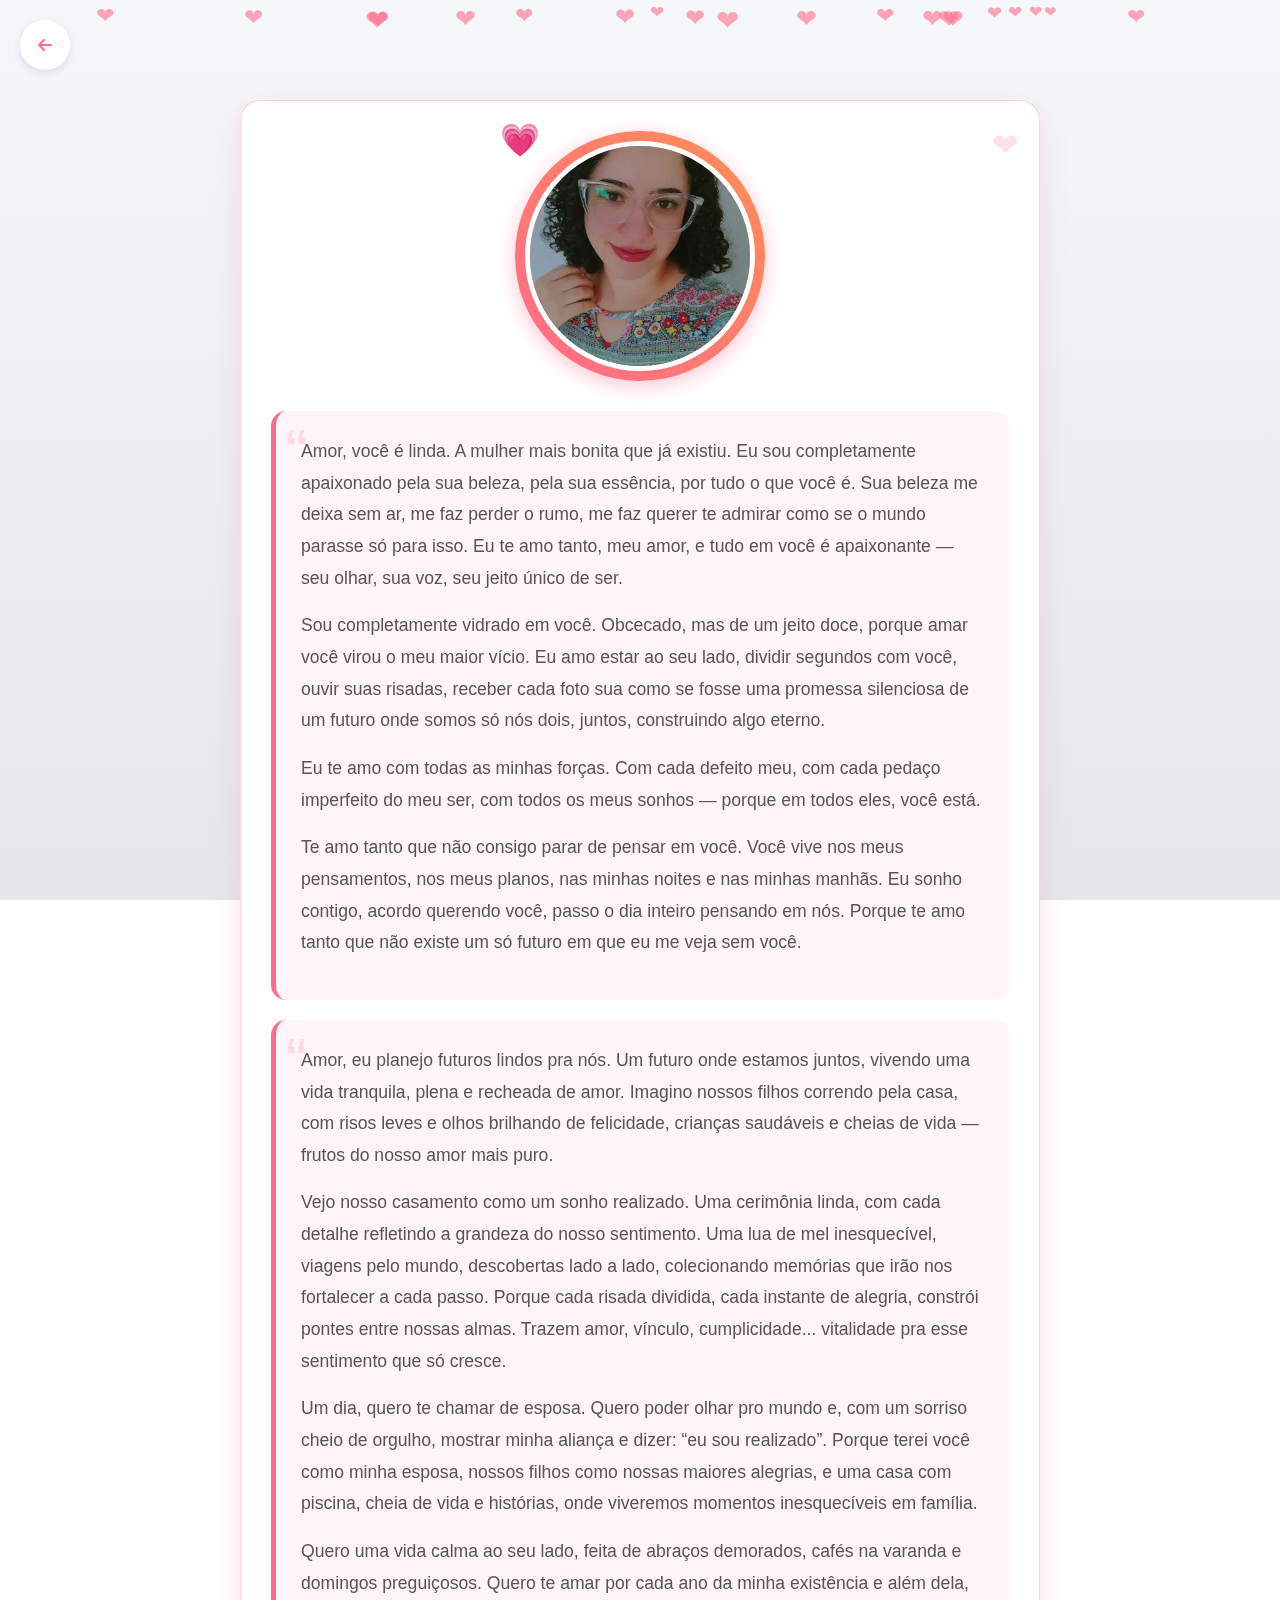
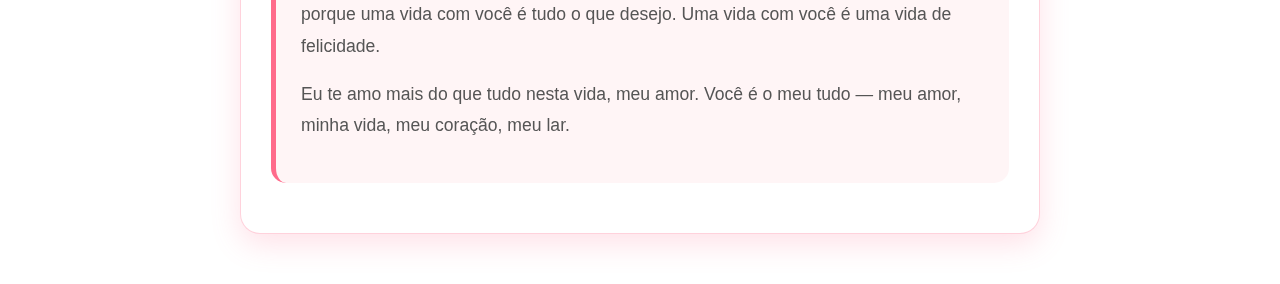
<file: poema_2.html>
<!DOCTYPE html>
<html lang="pt-br">
<head>
    <meta charset="UTF-8">
    <link rel="icon" href="./icons/icon04.png" type="image/png">
    <meta name="viewport" content="width=device-width, initial-scale=1.0">
    <title>Poema Especial - Nosso Amor</title>
    <link href="https://cdn.jsdelivr.net/npm/bootstrap@5.3.0/dist/css/bootstrap.min.css" rel="stylesheet">
    <link rel="stylesheet" href="https://cdnjs.cloudflare.com/ajax/libs/font-awesome/6.0.0-beta3/css/all.min.css">
    <style>
        :root {
            --rosa-escuro: #ff6b8b;
            --rosa-medio: #ff8e9e;
            --rosa-claro: #ffb3c6;
            --azul-claro: #e6f7ff;
            --gold-night: #ffcc00;
        }
        
        /* Sistema Dia/Noite */
        .sky-container {
            position: fixed;
            top: 0;
            left: 0;
            width: 100%;
            height: 100%;
            z-index: -3;
            transition: background 1.5s ease;
        }

        .day-sky {
            background: linear-gradient(to bottom, #f5f7fa, #e4e8eb);
        }

        .night-sky {
            background: linear-gradient(to bottom, #0F2027, #203A43, #2C5364);
        }

        body {
            font-family: 'Arial', sans-serif;
            overflow-x: hidden;
            transition: background-color 1.5s ease;
        }
        
        .floating-hearts {
            position: fixed;
            top: 0;
            left: 0;
            width: 100%;
            height: 100%;
            pointer-events: none;
            z-index: -1;
            overflow: hidden;
        }
        
        .heart {
            position: absolute;
            color: rgba(255, 107, 139, 0.6);
            font-size: 20px;
            animation: float linear infinite;
            pointer-events: none;
            user-select: none;
        }
        
        @keyframes float {
            0% {
                transform: translateY(100vh) translateX(0) rotate(0deg);
                opacity: 0;
            }
            10% {
                opacity: 0.8;
            }
            90% {
                opacity: 0.8;
            }
            100% {
                transform: translateY(-100px) translateX(100px) rotate(360deg);
                opacity: 0;
            }
        }
        
        .poem-container {
            max-width: 800px;
            margin: 100px auto 50px;
            padding: 30px;
            background: white;
            border-radius: 20px;
            box-shadow: 0 10px 30px rgba(255,107,139,0.2);
            position: relative;
            overflow: hidden;
            border: 1px solid rgba(255,107,139,0.3);
            transition: all 0.5s ease;
        }
        
        .poem-container::before {
            content: "❤";
            position: absolute;
            top: 20px;
            right: 20px;
            font-size: 2rem;
            color: rgba(255,107,139,0.2);
            z-index: 0;
            transition: color 0.5s ease;
        }
        
        .photo-frame {
            width: 250px;
            height: 250px;
            margin: 0 auto 30px;
            border-radius: 50%;
            padding: 10px;
            background: linear-gradient(45deg, #ff6b8b, #ff8e53);
            box-shadow: 0 5px 20px rgba(255,107,139,0.4);
            position: relative;
            transition: all 0.5s ease;
        }
        
        .photo-frame::after {
            content: "💗";
            position: absolute;
            top: -15px;
            left: -15px;
            font-size: 2rem;
            z-index: 2;
        }
        
        .photo-frame img {
            width: 100%;
            height: 100%;
            object-fit: cover;
            border-radius: 50%;
            border: 5px solid white;
        }
        
        .poem-text {
            background: rgba(255,235,238,0.5);
            padding: 25px;
            border-radius: 15px;
            margin: 20px 0;
            position: relative;
            border-left: 5px solid var(--rosa-escuro);
            transition: all 0.5s ease;
        }
        
        .poem-text::before {
            content: "“";
            position: absolute;
            top: 10px;
            left: 10px;
            font-size: 4rem;
            color: rgba(255,107,139,0.2);
            line-height: 1;
        }
        
        .poem-text h3 {
            color: var(--rosa-escuro);
            position: relative;
            z-index: 1;
            transition: color 0.5s ease;
        }
        
        .poem-text p {
            color: #555;
            line-height: 1.8;
            position: relative;
            z-index: 1;
            font-size: 1.1rem;
            transition: color 0.5s ease;
        }
        
        .music-control {
            position: fixed;
            bottom: 30px;
            right: 30px;
            z-index: 100;
        }
        
        .music-btn {
            background: linear-gradient(45deg, #ff6b8b, #ff8e53);
            color: white;
            border: none;
            border-radius: 50%;
            width: 60px;
            height: 60px;
            font-size: 24px;
            cursor: pointer;
            transition: all 0.3s;
            box-shadow: 0 5px 15px rgba(255,107,139,0.4);
            display: flex;
            align-items: center;
            justify-content: center;
        }
        
        .music-btn:hover {
            transform: scale(1.1);
            box-shadow: 0 8px 20px rgba(255,107,139,0.6);
        }
        
        .back-btn {
            position: fixed;
            top: 20px;
            left: 20px;
            z-index: 100;
            background: white;
            width: 50px;
            height: 50px;
            border-radius: 50%;
            display: flex;
            align-items: center;
            justify-content: center;
            box-shadow: 0 3px 10px rgba(0,0,0,0.1);
            color: var(--rosa-escuro);
            text-decoration: none;
            transition: all 0.3s;
        }
        
        .back-btn:hover {
            transform: translateX(-5px);
            color: white;
            background: var(--rosa-escuro);
        }

        /* Modo Noturno */
        .night-mode {
            color: white;
        }

        .night-mode .poem-container {
            background: rgba(15, 15, 20, 0.9) !important;
            border: 1px solid rgba(255, 204, 0, 0.3);
            box-shadow: 0 10px 30px rgba(0, 0, 0, 0.5);
        }

        .night-mode .poem-container::before {
            color: rgba(255, 204, 0, 0.2);
        }

        .night-mode .photo-frame {
            background: linear-gradient(45deg, #ffcc00, #ff9933);
            box-shadow: 0 5px 20px rgba(255, 204, 0, 0.4);
        }

        .night-mode .poem-text {
            background: rgba(30, 30, 40, 0.7) !important;
            border-left: 5px solid var(--gold-night);
        }

        .night-mode .poem-text h3 {
            color: var(--gold-night) !important;
        }

        .night-mode .poem-text p {
            color: #f0f0f0 !important;
        }

        .night-mode .back-btn {
            background: rgba(15, 15, 20, 0.9);
            color: var(--gold-night);
            box-shadow: 0 3px 10px rgba(0, 0, 0, 0.3);
        }

        .night-mode .back-btn:hover {
            background: var(--gold-night);
            color: #333;
        }
    </style>
</head>
<body>
     <div class="sky-container" id="skyContainer"></div>
    <div class="floating-hearts" id="floatingHearts"></div>
    
    <a href="./memories.html" class="back-btn">
        <i class="fas fa-arrow-left"></i>
    </a>
    <!--
    <div class="music-control">
        <button id="musicBtn" class="music-btn" onclick="toggleMusic()">
            <i class="fas fa-music"></i>
        </button>
    </div>-->
    
    <div class="poem-container">
        <div class="photo-frame">
            <img src="./imgs/img04.webp" alt="Nossa Foto Especial">
        </div>
        
        <div class="poem-text">
            <p>Amor, você é linda. A mulher mais bonita que já existiu. Eu sou completamente apaixonado pela sua beleza, pela sua essência, por tudo o que você é. Sua beleza me deixa sem ar, me faz perder o rumo, me faz querer te admirar como se o mundo parasse só para isso. Eu te amo tanto, meu amor, e tudo em você é apaixonante — seu olhar, sua voz, seu jeito único de ser.
</p>
<p>Sou completamente vidrado em você. Obcecado, mas de um jeito doce, porque amar você virou o meu maior vício. Eu amo estar ao seu lado, dividir segundos com você, ouvir suas risadas, receber cada foto sua como se fosse uma promessa silenciosa de um futuro onde somos só nós dois, juntos, construindo algo eterno.</p>
<p>Eu te amo com todas as minhas forças. Com cada defeito meu, com cada pedaço imperfeito do meu ser, com todos os meus sonhos — porque em todos eles, você está.</p>
<p>Te amo tanto que não consigo parar de pensar em você. Você vive nos meus pensamentos, nos meus planos, nas minhas noites e nas minhas manhãs. Eu sonho contigo, acordo querendo você, passo o dia inteiro pensando em nós. Porque te amo tanto que não existe um só futuro em que eu me veja sem você.</p>
        </div>
        <div class="poem-text">
            <p>Amor, eu planejo futuros lindos pra nós. Um futuro onde estamos juntos, vivendo uma vida tranquila, plena e recheada de amor. Imagino nossos filhos correndo pela casa, com risos leves e olhos brilhando de felicidade, crianças saudáveis e cheias de vida — frutos do nosso amor mais puro.</p>
            <p>Vejo nosso casamento como um sonho realizado. Uma cerimônia linda, com cada detalhe refletindo a grandeza do nosso sentimento. Uma lua de mel inesquecível, viagens pelo mundo, descobertas lado a lado, colecionando memórias que irão nos fortalecer a cada passo. Porque cada risada dividida, cada instante de alegria, constrói pontes entre nossas almas. Trazem amor, vínculo, cumplicidade... vitalidade pra esse sentimento que só cresce.
</p>
<p>Um dia, quero te chamar de esposa. Quero poder olhar pro mundo e, com um sorriso cheio de orgulho, mostrar minha aliança e dizer: “eu sou realizado”. Porque terei você como minha esposa, nossos filhos como nossas maiores alegrias, e uma casa com piscina, cheia de vida e histórias, onde viveremos momentos inesquecíveis em família.</p>
<p>Quero uma vida calma ao seu lado, feita de abraços demorados, cafés na varanda e domingos preguiçosos. Quero te amar por cada ano da minha existência e além dela, porque uma vida com você é tudo o que desejo. Uma vida com você é uma vida de felicidade.</p>
<p>Eu te amo mais do que tudo nesta vida, meu amor. Você é o meu tudo — meu amor, minha vida, meu coração, meu lar.</p>
        </div>
    </div>
    <!--
    <audio id="backgroundMusic" loop>
        <source src="./audio/tokyo.mp3" type="audio/mpeg">
        Seu navegador não suporta o elemento de áudio.
    </audio>-->
    
    <script>
        // Criação dos corações flutuantes
               // Criação dos corações flutuantes
        function createHearts() {
            const container = document.getElementById('floatingHearts');
            for(let i = 0; i < 20; i++) {
                const heart = document.createElement('div');
                heart.innerHTML = '❤';
                heart.classList.add('heart');
                heart.style.left = Math.random() * 100 + 'vw';
                heart.style.fontSize = (Math.random() * 15 + 15) + 'px';
                heart.style.animationDuration = (Math.random() * 15 + 10) + 's';
                heart.style.animationDelay = (Math.random() * 5) + 's';
                container.appendChild(heart);
            }
        }

        // Sistema Dia/Noite
        function updateSky() {
            const now = new Date();
            const hours = now.getHours();
            const skyContainer = document.getElementById('skyContainer');
            const body = document.body;
            
            if (hours >= 6 && hours < 18) {
                // Dia
                skyContainer.classList.remove('night-sky');
                skyContainer.classList.add('day-sky');
                body.classList.remove('night-mode');
            } else {
                // Noite
                skyContainer.classList.remove('day-sky');
                skyContainer.classList.add('night-sky');
                body.classList.add('night-mode');
            }
        }

        // Inicialização
        window.addEventListener('load', () => {
            createHearts();
            updateSky();
            setInterval(updateSky, 3600000); // Atualiza a cada hora
        });
    </script>
</body>
</html>
</file>
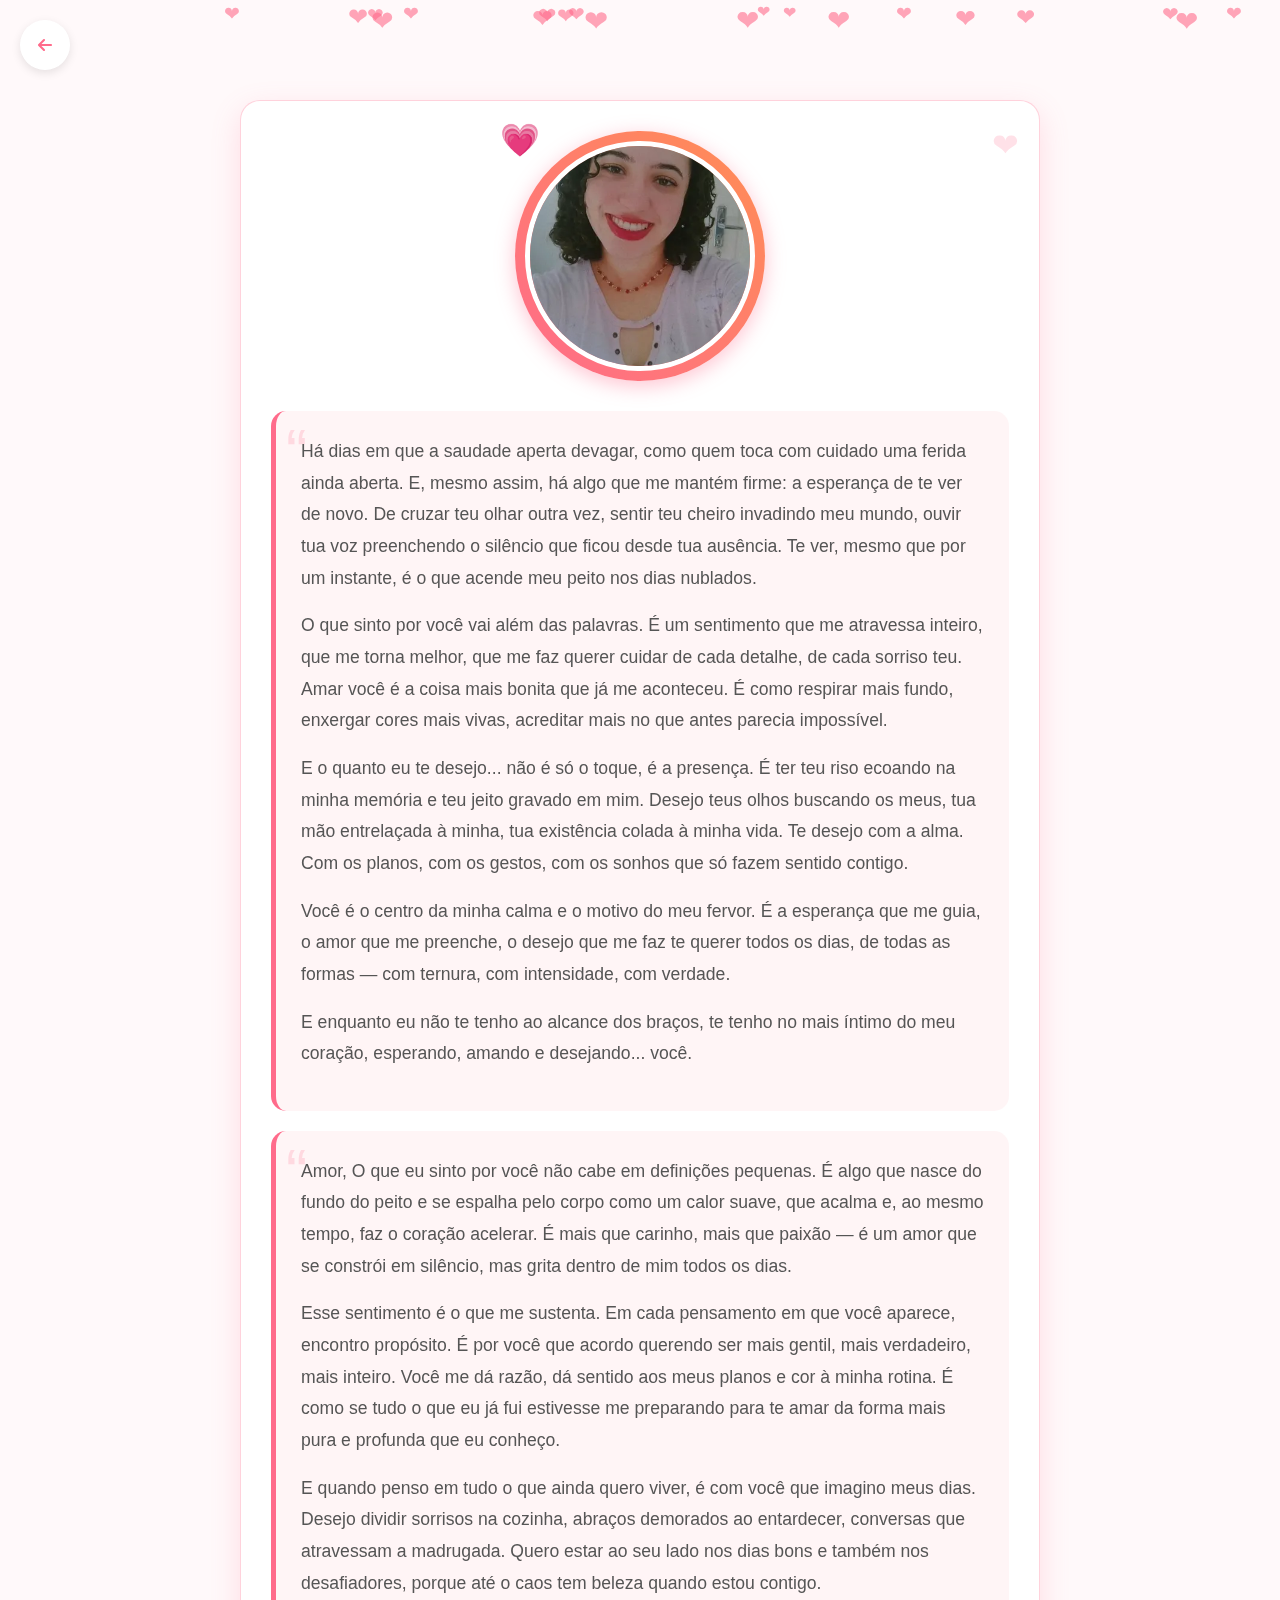
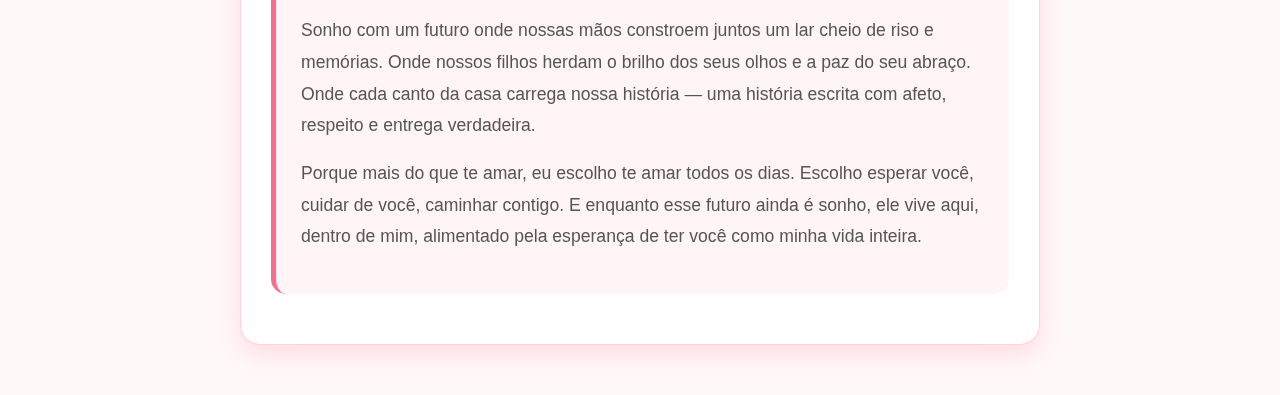
<file: poema_3.html>
<!DOCTYPE html>
<html lang="pt-br">
<head>
    <meta charset="UTF-8">
    <link rel="icon" href="./icons/icon04.png" type="image/png">
    <meta name="viewport" content="width=device-width, initial-scale=1.0">
    <title>Poema Especial - Nosso Amor</title>
    <link href="https://cdn.jsdelivr.net/npm/bootstrap@5.3.0/dist/css/bootstrap.min.css" rel="stylesheet">
    <link rel="stylesheet" href="https://cdnjs.cloudflare.com/ajax/libs/font-awesome/6.0.0-beta3/css/all.min.css">
    <style>
        :root {
            --rosa-escuro: #ff6b8b;
            --rosa-medio: #ff8e9e;
            --rosa-claro: #ffb3c6;
            --azul-claro: #e6f7ff;
        }
        
        body {
            background-color: #fff9fa;
            font-family: 'Arial', sans-serif;
            overflow-x: hidden;
        }
        
        .floating-hearts {
            position: fixed;
            top: 0;
            left: 0;
            width: 100%;
            height: 100%;
            pointer-events: none;
            z-index: -1;
            overflow: hidden;
        }
        
        .heart {
            position: absolute;
            color: rgba(255, 107, 139, 0.6);
            font-size: 20px;
            animation: float linear infinite;
            pointer-events: none;
            user-select: none;
        }
        
        @keyframes float {
            0% {
                transform: translateY(100vh) translateX(0) rotate(0deg);
                opacity: 0;
            }
            10% {
                opacity: 0.8;
            }
            90% {
                opacity: 0.8;
            }
            100% {
                transform: translateY(-100px) translateX(100px) rotate(360deg);
                opacity: 0;
            }
        }
        
        .poem-container {
            max-width: 800px;
            margin: 100px auto 50px;
            padding: 30px;
            background: white;
            border-radius: 20px;
            box-shadow: 0 10px 30px rgba(255,107,139,0.2);
            position: relative;
            overflow: hidden;
            border: 1px solid rgba(255,107,139,0.3);
        }
        
        .poem-container::before {
            content: "❤";
            position: absolute;
            top: 20px;
            right: 20px;
            font-size: 2rem;
            color: rgba(255,107,139,0.2);
            z-index: 0;
        }
        
        .photo-frame {
            width: 250px;
            height: 250px;
            margin: 0 auto 30px;
            border-radius: 50%;
            padding: 10px;
            background: linear-gradient(45deg, #ff6b8b, #ff8e53);
            box-shadow: 0 5px 20px rgba(255,107,139,0.4);
            position: relative;
        }
        
        .photo-frame::after {
            content: "💗";
            position: absolute;
            top: -15px;
            left: -15px;
            font-size: 2rem;
            z-index: 2;
        }
        
        .photo-frame img {
            width: 100%;
            height: 100%;
            object-fit: cover;
            border-radius: 50%;
            border: 5px solid white;
        }
        
        .poem-text {
            background: rgba(255,235,238,0.5);
            padding: 25px;
            border-radius: 15px;
            margin: 20px 0;
            position: relative;
            border-left: 5px solid var(--rosa-escuro);
        }
        
        .poem-text::before {
            content: "“";
            position: absolute;
            top: 10px;
            left: 10px;
            font-size: 4rem;
            color: rgba(255,107,139,0.2);
            line-height: 1;
        }
        
        .poem-text h3 {
            color: var(--rosa-escuro);
            position: relative;
            z-index: 1;
        }
        
        .poem-text p {
            color: #555;
            line-height: 1.8;
            position: relative;
            z-index: 1;
            font-size: 1.1rem;
        }
        
        .music-control {
            position: fixed;
            bottom: 30px;
            right: 30px;
            z-index: 100;
        }
        
        .music-btn {
            background: linear-gradient(45deg, #ff6b8b, #ff8e53);
            color: white;
            border: none;
            border-radius: 50%;
            width: 60px;
            height: 60px;
            font-size: 24px;
            cursor: pointer;
            transition: all 0.3s;
            box-shadow: 0 5px 15px rgba(255,107,139,0.4);
            display: flex;
            align-items: center;
            justify-content: center;
        }
        
        .music-btn:hover {
            transform: scale(1.1);
            box-shadow: 0 8px 20px rgba(255,107,139,0.6);
        }
        
        .back-btn {
            position: fixed;
            top: 20px;
            left: 20px;
            z-index: 100;
            background: white;
            width: 50px;
            height: 50px;
            border-radius: 50%;
            display: flex;
            align-items: center;
            justify-content: center;
            box-shadow: 0 3px 10px rgba(0,0,0,0.1);
            color: var(--rosa-escuro);
            text-decoration: none;
            transition: all 0.3s;
        }
        
        .back-btn:hover {
            transform: translateX(-5px);
            color: white;
            background: var(--rosa-escuro);
        }
    </style>
</head>
<body>
    <div class="floating-hearts" id="floatingHearts"></div>
    
    <a href="./memories.html" class="back-btn">
        <i class="fas fa-arrow-left"></i>
    </a>
    <!--
    <div class="music-control">
        <button id="musicBtn" class="music-btn" onclick="toggleMusic()">
            <i class="fas fa-music"></i>
        </button>
    </div>-->
    
    <div class="poem-container">
        <div class="photo-frame">
            <img src="./imgs/img03.webp" alt="Nossa Foto Especial">
        </div>
        
        <div class="poem-text">
            <p>Há dias em que a saudade aperta devagar, como quem toca com cuidado uma ferida ainda aberta. E, mesmo assim, há algo que me mantém firme: a esperança de te ver de novo. De cruzar teu olhar outra vez, sentir teu cheiro invadindo meu mundo, ouvir tua voz preenchendo o silêncio que ficou desde tua ausência. Te ver, mesmo que por um instante, é o que acende meu peito nos dias nublados.</p>
            <p>O que sinto por você vai além das palavras. É um sentimento que me atravessa inteiro, que me torna melhor, que me faz querer cuidar de cada detalhe, de cada sorriso teu. Amar você é a coisa mais bonita que já me aconteceu. É como respirar mais fundo, enxergar cores mais vivas, acreditar mais no que antes parecia impossível.</p>
            <p>E o quanto eu te desejo... não é só o toque, é a presença. É ter teu riso ecoando na minha memória e teu jeito gravado em mim. Desejo teus olhos buscando os meus, tua mão entrelaçada à minha, tua existência colada à minha vida. Te desejo com a alma. Com os planos, com os gestos, com os sonhos que só fazem sentido contigo.</p>
            <p>Você é o centro da minha calma e o motivo do meu fervor. É a esperança que me guia, o amor que me preenche, o desejo que me faz te querer todos os dias, de todas as formas — com ternura, com intensidade, com verdade.
</p>
<p>E enquanto eu não te tenho ao alcance dos braços, te tenho no mais íntimo do meu coração, esperando, amando e desejando... você.</p>

        </div>
        <div class="poem-text">
            <p>Amor, O que eu sinto por você não cabe em definições pequenas. É algo que nasce do fundo do peito e se espalha pelo corpo como um calor suave, que acalma e, ao mesmo tempo, faz o coração acelerar. É mais que carinho, mais que paixão — é um amor que se constrói em silêncio, mas grita dentro de mim todos os dias.</p>
<p>Esse sentimento é o que me sustenta. Em cada pensamento em que você aparece, encontro propósito. É por você que acordo querendo ser mais gentil, mais verdadeiro, mais inteiro. Você me dá razão, dá sentido aos meus planos e cor à minha rotina. É como se tudo o que eu já fui estivesse me preparando para te amar da forma mais pura e profunda que eu conheço.
</p>
<p>E quando penso em tudo o que ainda quero viver, é com você que imagino meus dias. Desejo dividir sorrisos na cozinha, abraços demorados ao entardecer, conversas que atravessam a madrugada. Quero estar ao seu lado nos dias bons e também nos desafiadores, porque até o caos tem beleza quando estou contigo.</p>
<p>Sonho com um futuro onde nossas mãos constroem juntos um lar cheio de riso e memórias. Onde nossos filhos herdam o brilho dos seus olhos e a paz do seu abraço. Onde cada canto da casa carrega nossa história — uma história escrita com afeto, respeito e entrega verdadeira.</p>
<p>Porque mais do que te amar, eu escolho te amar todos os dias. Escolho esperar você, cuidar de você, caminhar contigo. E enquanto esse futuro ainda é sonho, ele vive aqui, dentro de mim, alimentado pela esperança de ter você como minha vida inteira.</p>
        </div>
    </div>
    <!--
    <audio id="backgroundMusic" loop>
        <source src="./audio/tokyo.mp3" type="audio/mpeg">
        Seu navegador não suporta o elemento de áudio.
    </audio>
    -->
    <script>
        // Criação dos corações flutuantes
        function createHearts() {
            const container = document.getElementById('floatingHearts');
            for(let i = 0; i < 20; i++) {
                const heart = document.createElement('div');
                heart.innerHTML = '❤';
                heart.classList.add('heart');
                heart.style.left = Math.random() * 100 + 'vw';
                heart.style.fontSize = (Math.random() * 15 + 15) + 'px';
                heart.style.animationDuration = (Math.random() * 15 + 10) + 's';
                heart.style.animationDelay = (Math.random() * 5) + 's';
                container.appendChild(heart);
            }
        }
        
        // Controle de música
        const music = document.getElementById('backgroundMusic');
        let isMusicPlaying = false;
        
        // Tocar música automaticamente (com tratamento para autoplay policies)
        document.addEventListener('click', function() {
            if(!isMusicPlaying) {
                music.play()
                    .then(() => {
                        isMusicPlaying = true;
                        updateMusicButton();
                    })
                    .catch(error => {
                        console.log("Autoplay prevented: ", error);
                    });
            }
        }, { once: true });
        
        function toggleMusic() {
            if(isMusicPlaying) {
                music.pause();
            } else {
                music.play();
            }
            isMusicPlaying = !isMusicPlaying;
            updateMusicButton();
        }
        
        function updateMusicButton() {
            const icon = isMusicPlaying ? 'fa-pause' : 'fa-music';
            document.getElementById('musicBtn').innerHTML = `<i class="fas ${icon}"></i>`;
        }
        
        // Inicialização
        window.addEventListener('load', createHearts);
    </script>
</body>
</html>
</file>
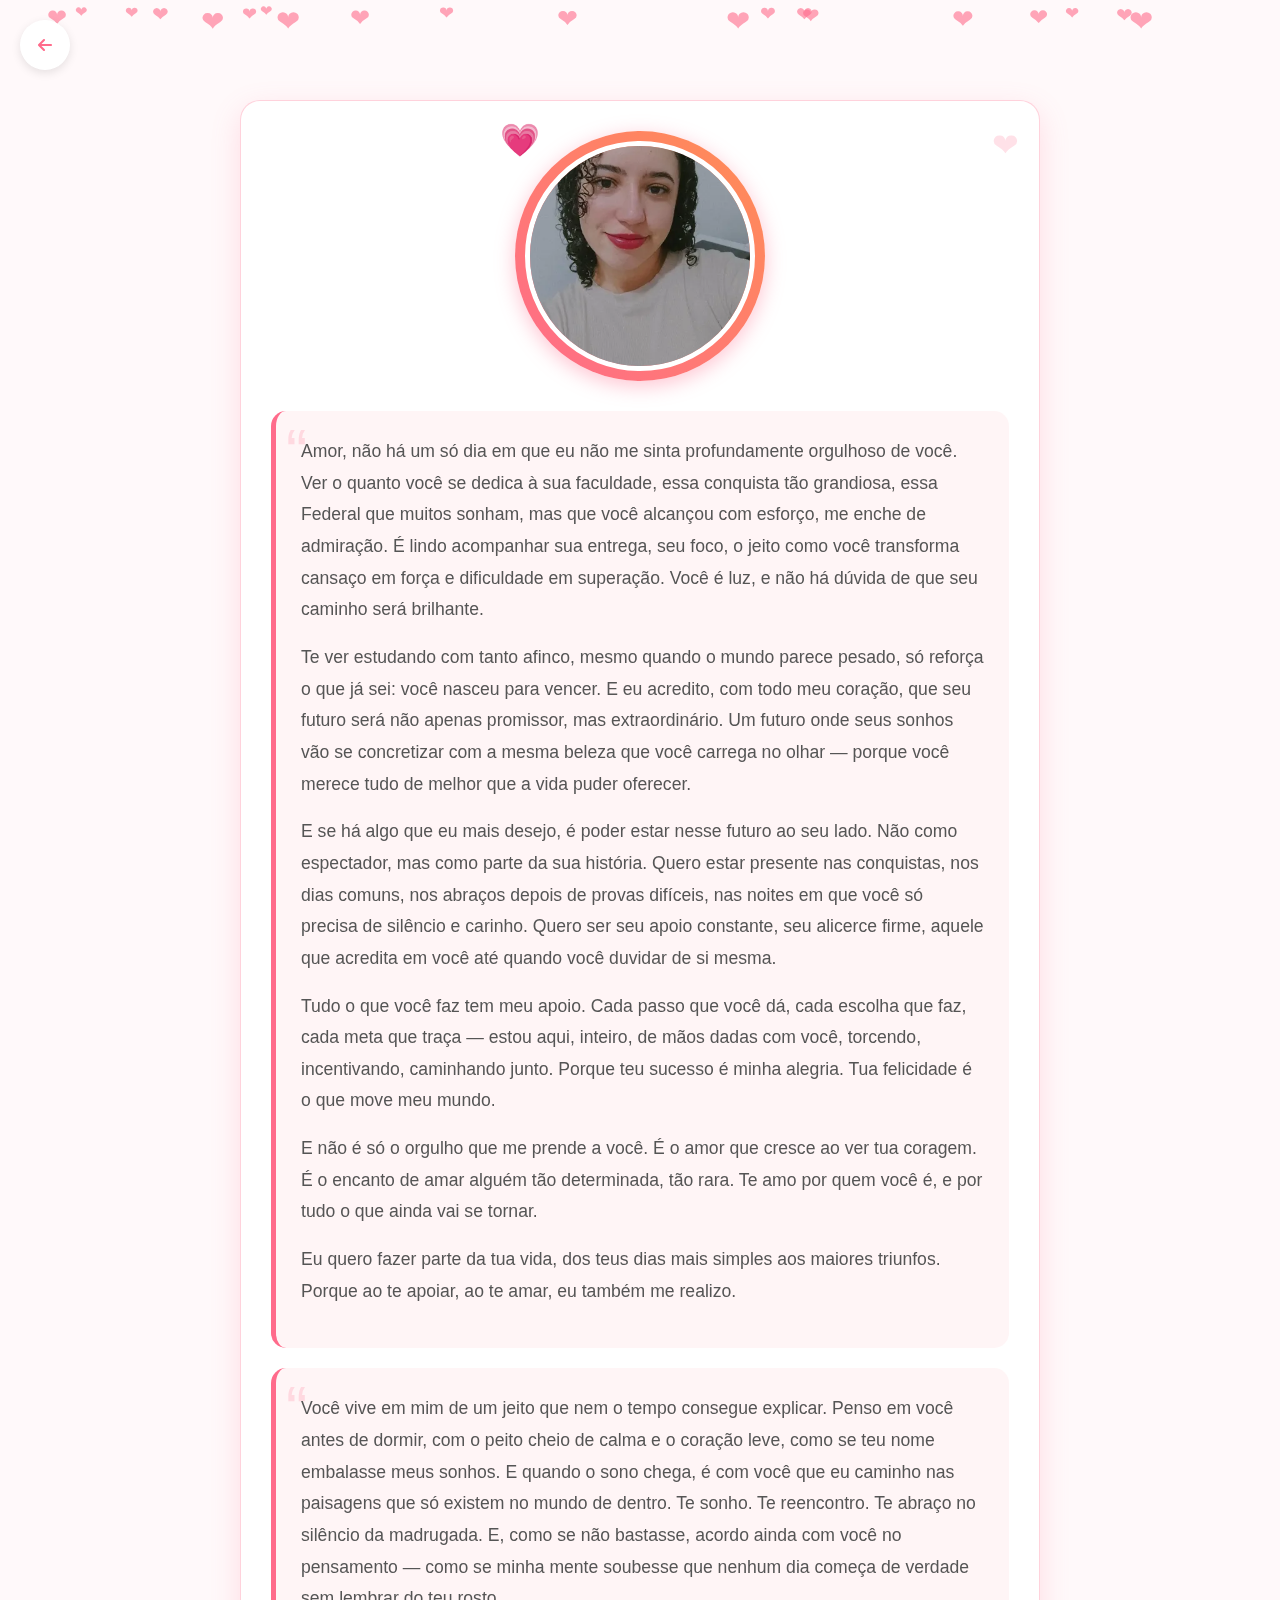
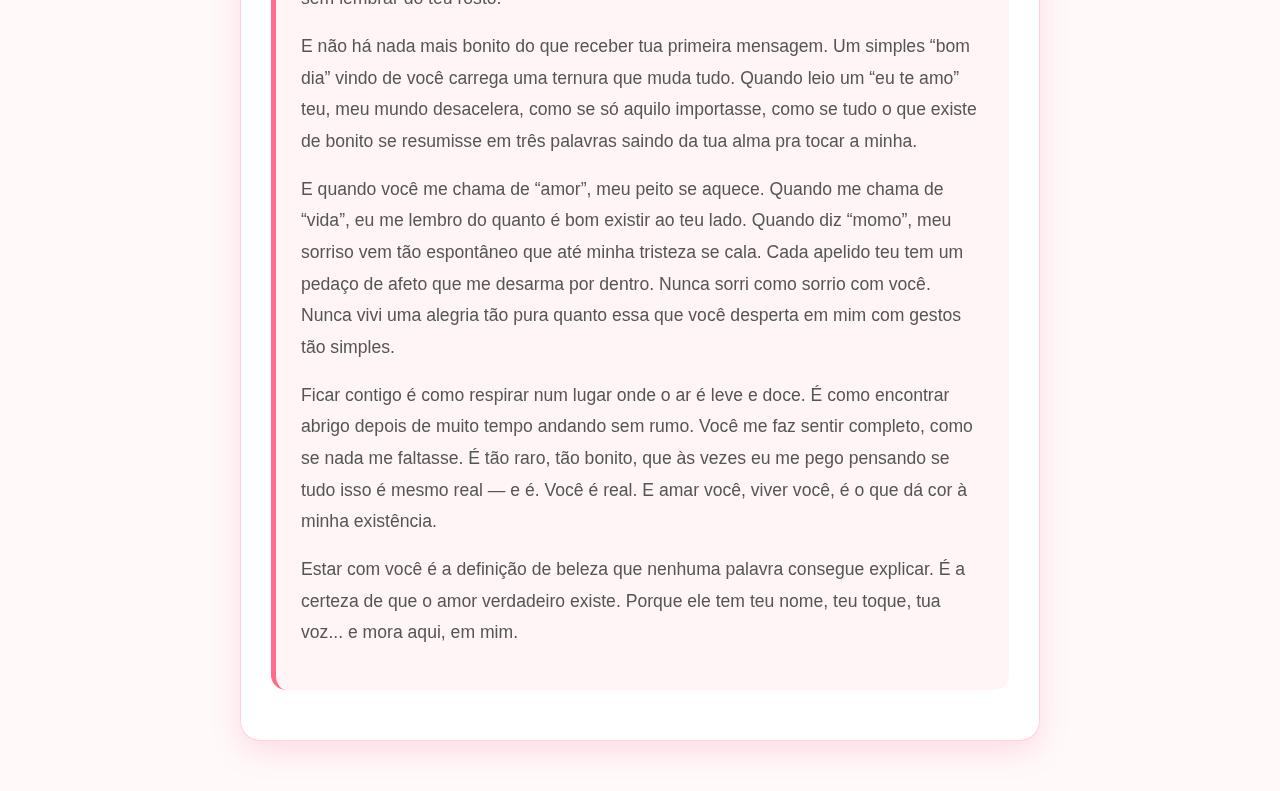
<file: poema_4.html>
<!DOCTYPE html>
<html lang="pt-br">
<head>
    <meta charset="UTF-8">
    <link rel="icon" href="./icons/icon04.png" type="image/png">
    <meta name="viewport" content="width=device-width, initial-scale=1.0">
    <title>Poema Especial - Nosso Amor</title>
    <link href="https://cdn.jsdelivr.net/npm/bootstrap@5.3.0/dist/css/bootstrap.min.css" rel="stylesheet">
    <link rel="stylesheet" href="https://cdnjs.cloudflare.com/ajax/libs/font-awesome/6.0.0-beta3/css/all.min.css">
    <style>
        :root {
            --rosa-escuro: #ff6b8b;
            --rosa-medio: #ff8e9e;
            --rosa-claro: #ffb3c6;
            --azul-claro: #e6f7ff;
        }
        
        body {
            background-color: #fff9fa;
            font-family: 'Arial', sans-serif;
            overflow-x: hidden;
        }
        
        .floating-hearts {
            position: fixed;
            top: 0;
            left: 0;
            width: 100%;
            height: 100%;
            pointer-events: none;
            z-index: -1;
            overflow: hidden;
        }
        
        .heart {
            position: absolute;
            color: rgba(255, 107, 139, 0.6);
            font-size: 20px;
            animation: float linear infinite;
            pointer-events: none;
            user-select: none;
        }
        
        @keyframes float {
            0% {
                transform: translateY(100vh) translateX(0) rotate(0deg);
                opacity: 0;
            }
            10% {
                opacity: 0.8;
            }
            90% {
                opacity: 0.8;
            }
            100% {
                transform: translateY(-100px) translateX(100px) rotate(360deg);
                opacity: 0;
            }
        }
        
        .poem-container {
            max-width: 800px;
            margin: 100px auto 50px;
            padding: 30px;
            background: white;
            border-radius: 20px;
            box-shadow: 0 10px 30px rgba(255,107,139,0.2);
            position: relative;
            overflow: hidden;
            border: 1px solid rgba(255,107,139,0.3);
        }
        
        .poem-container::before {
            content: "❤";
            position: absolute;
            top: 20px;
            right: 20px;
            font-size: 2rem;
            color: rgba(255,107,139,0.2);
            z-index: 0;
        }
        
        .photo-frame {
            width: 250px;
            height: 250px;
            margin: 0 auto 30px;
            border-radius: 50%;
            padding: 10px;
            background: linear-gradient(45deg, #ff6b8b, #ff8e53);
            box-shadow: 0 5px 20px rgba(255,107,139,0.4);
            position: relative;
        }
        
        .photo-frame::after {
            content: "💗";
            position: absolute;
            top: -15px;
            left: -15px;
            font-size: 2rem;
            z-index: 2;
        }
        
        .photo-frame img {
            width: 100%;
            height: 100%;
            object-fit: cover;
            border-radius: 50%;
            border: 5px solid white;
        }
        
        .poem-text {
            background: rgba(255,235,238,0.5);
            padding: 25px;
            border-radius: 15px;
            margin: 20px 0;
            position: relative;
            border-left: 5px solid var(--rosa-escuro);
        }
        
        .poem-text::before {
            content: "“";
            position: absolute;
            top: 10px;
            left: 10px;
            font-size: 4rem;
            color: rgba(255,107,139,0.2);
            line-height: 1;
        }
        
        .poem-text h3 {
            color: var(--rosa-escuro);
            position: relative;
            z-index: 1;
        }
        
        .poem-text p {
            color: #555;
            line-height: 1.8;
            position: relative;
            z-index: 1;
            font-size: 1.1rem;
        }
        
        .music-control {
            position: fixed;
            bottom: 30px;
            right: 30px;
            z-index: 100;
        }
        
        .music-btn {
            background: linear-gradient(45deg, #ff6b8b, #ff8e53);
            color: white;
            border: none;
            border-radius: 50%;
            width: 60px;
            height: 60px;
            font-size: 24px;
            cursor: pointer;
            transition: all 0.3s;
            box-shadow: 0 5px 15px rgba(255,107,139,0.4);
            display: flex;
            align-items: center;
            justify-content: center;
        }
        
        .music-btn:hover {
            transform: scale(1.1);
            box-shadow: 0 8px 20px rgba(255,107,139,0.6);
        }
        
        .back-btn {
            position: fixed;
            top: 20px;
            left: 20px;
            z-index: 100;
            background: white;
            width: 50px;
            height: 50px;
            border-radius: 50%;
            display: flex;
            align-items: center;
            justify-content: center;
            box-shadow: 0 3px 10px rgba(0,0,0,0.1);
            color: var(--rosa-escuro);
            text-decoration: none;
            transition: all 0.3s;
        }
        
        .back-btn:hover {
            transform: translateX(-5px);
            color: white;
            background: var(--rosa-escuro);
        }
    </style>
</head>
<body>
    <div class="floating-hearts" id="floatingHearts"></div>
    
    <a href="./memories.html" class="back-btn">
        <i class="fas fa-arrow-left"></i>
    </a>
    <!--
    <div class="music-control">
        <button id="musicBtn" class="music-btn" onclick="toggleMusic()">
            <i class="fas fa-music"></i>
        </button>
    </div>
    -->
    <div class="poem-container">
        <div class="photo-frame">
            <img src="./imgs/img07.webp" alt="Nossa Foto Especial">
        </div>
        
        <div class="poem-text">
            <p>Amor, não há um só dia em que eu não me sinta profundamente orgulhoso de você. Ver o quanto você se dedica à sua faculdade, essa conquista tão grandiosa, essa Federal que muitos sonham, mas que você alcançou com esforço, me enche de admiração. É lindo acompanhar sua entrega, seu foco, o jeito como você transforma cansaço em força e dificuldade em superação. Você é luz, e não há dúvida de que seu caminho será brilhante.</p>
            <p>Te ver estudando com tanto afinco, mesmo quando o mundo parece pesado, só reforça o que já sei: você nasceu para vencer. E eu acredito, com todo meu coração, que seu futuro será não apenas promissor, mas extraordinário. Um futuro onde seus sonhos vão se concretizar com a mesma beleza que você carrega no olhar — porque você merece tudo de melhor que a vida puder oferecer.</p>
            <p>E se há algo que eu mais desejo, é poder estar nesse futuro ao seu lado. Não como espectador, mas como parte da sua história. Quero estar presente nas conquistas, nos dias comuns, nos abraços depois de provas difíceis, nas noites em que você só precisa de silêncio e carinho. Quero ser seu apoio constante, seu alicerce firme, aquele que acredita em você até quando você duvidar de si mesma.</p>
            <p>Tudo o que você faz tem meu apoio. Cada passo que você dá, cada escolha que faz, cada meta que traça — estou aqui, inteiro, de mãos dadas com você, torcendo, incentivando, caminhando junto. Porque teu sucesso é minha alegria. Tua felicidade é o que move meu mundo.</p>
            <p>E não é só o orgulho que me prende a você. É o amor que cresce ao ver tua coragem. É o encanto de amar alguém tão determinada, tão rara. Te amo por quem você é, e por tudo o que ainda vai se tornar.</p>
            <p>Eu quero fazer parte da tua vida, dos teus dias mais simples aos maiores triunfos. Porque ao te apoiar, ao te amar, eu também me realizo.</p>
        </div>
        <div class="poem-text">
              <p>Você vive em mim de um jeito que nem o tempo consegue explicar. Penso em você antes de dormir, com o peito cheio de calma e o coração leve, como se teu nome embalasse meus sonhos. E quando o sono chega, é com você que eu caminho nas paisagens que só existem no mundo de dentro. Te sonho. Te reencontro. Te abraço no silêncio da madrugada. E, como se não bastasse, acordo ainda com você no pensamento — como se minha mente soubesse que nenhum dia começa de verdade sem lembrar do teu rosto.</p>
            <p>E não há nada mais bonito do que receber tua primeira mensagem. Um simples “bom dia” vindo de você carrega uma ternura que muda tudo. Quando leio um “eu te amo” teu, meu mundo desacelera, como se só aquilo importasse, como se tudo o que existe de bonito se resumisse em três palavras saindo da tua alma pra tocar a minha.</p>
            <p>E quando você me chama de “amor”, meu peito se aquece. Quando me chama de “vida”, eu me lembro do quanto é bom existir ao teu lado. Quando diz “momo”, meu sorriso vem tão espontâneo que até minha tristeza se cala. Cada apelido teu tem um pedaço de afeto que me desarma por dentro. Nunca sorri como sorrio com você. Nunca vivi uma alegria tão pura quanto essa que você desperta em mim com gestos tão simples.</p>
            <p>Ficar contigo é como respirar num lugar onde o ar é leve e doce. É como encontrar abrigo depois de muito tempo andando sem rumo. Você me faz sentir completo, como se nada me faltasse. É tão raro, tão bonito, que às vezes eu me pego pensando se tudo isso é mesmo real — e é. Você é real. E amar você, viver você, é o que dá cor à minha existência.</p>
            <p>Estar com você é a definição de beleza que nenhuma palavra consegue explicar. É a certeza de que o amor verdadeiro existe. Porque ele tem teu nome, teu toque, tua voz... e mora aqui, em mim.</p>
        </div>
        
    </div>
    <!--
    <audio id="backgroundMusic" loop>
        <source src="./audio/tokyo.mp3" type="audio/mpeg">
        Seu navegador não suporta o elemento de áudio.
    </audio>
    -->
    <script>
        // Criação dos corações flutuantes
        function createHearts() {
            const container = document.getElementById('floatingHearts');
            for(let i = 0; i < 20; i++) {
                const heart = document.createElement('div');
                heart.innerHTML = '❤';
                heart.classList.add('heart');
                heart.style.left = Math.random() * 100 + 'vw';
                heart.style.fontSize = (Math.random() * 15 + 15) + 'px';
                heart.style.animationDuration = (Math.random() * 15 + 10) + 's';
                heart.style.animationDelay = (Math.random() * 5) + 's';
                container.appendChild(heart);
            }
        }
        
        // Controle de música
        const music = document.getElementById('backgroundMusic');
        let isMusicPlaying = false;
        
        // Tocar música automaticamente (com tratamento para autoplay policies)
        document.addEventListener('click', function() {
            if(!isMusicPlaying) {
                music.play()
                    .then(() => {
                        isMusicPlaying = true;
                        updateMusicButton();
                    })
                    .catch(error => {
                        console.log("Autoplay prevented: ", error);
                    });
            }
        }, { once: true });
        
        function toggleMusic() {
            if(isMusicPlaying) {
                music.pause();
            } else {
                music.play();
            }
            isMusicPlaying = !isMusicPlaying;
            updateMusicButton();
        }
        
        function updateMusicButton() {
            const icon = isMusicPlaying ? 'fa-pause' : 'fa-music';
            document.getElementById('musicBtn').innerHTML = `<i class="fas ${icon}"></i>`;
        }
        
        // Inicialização
        window.addEventListener('load', createHearts);
    </script>
</body>
</html>
</file>
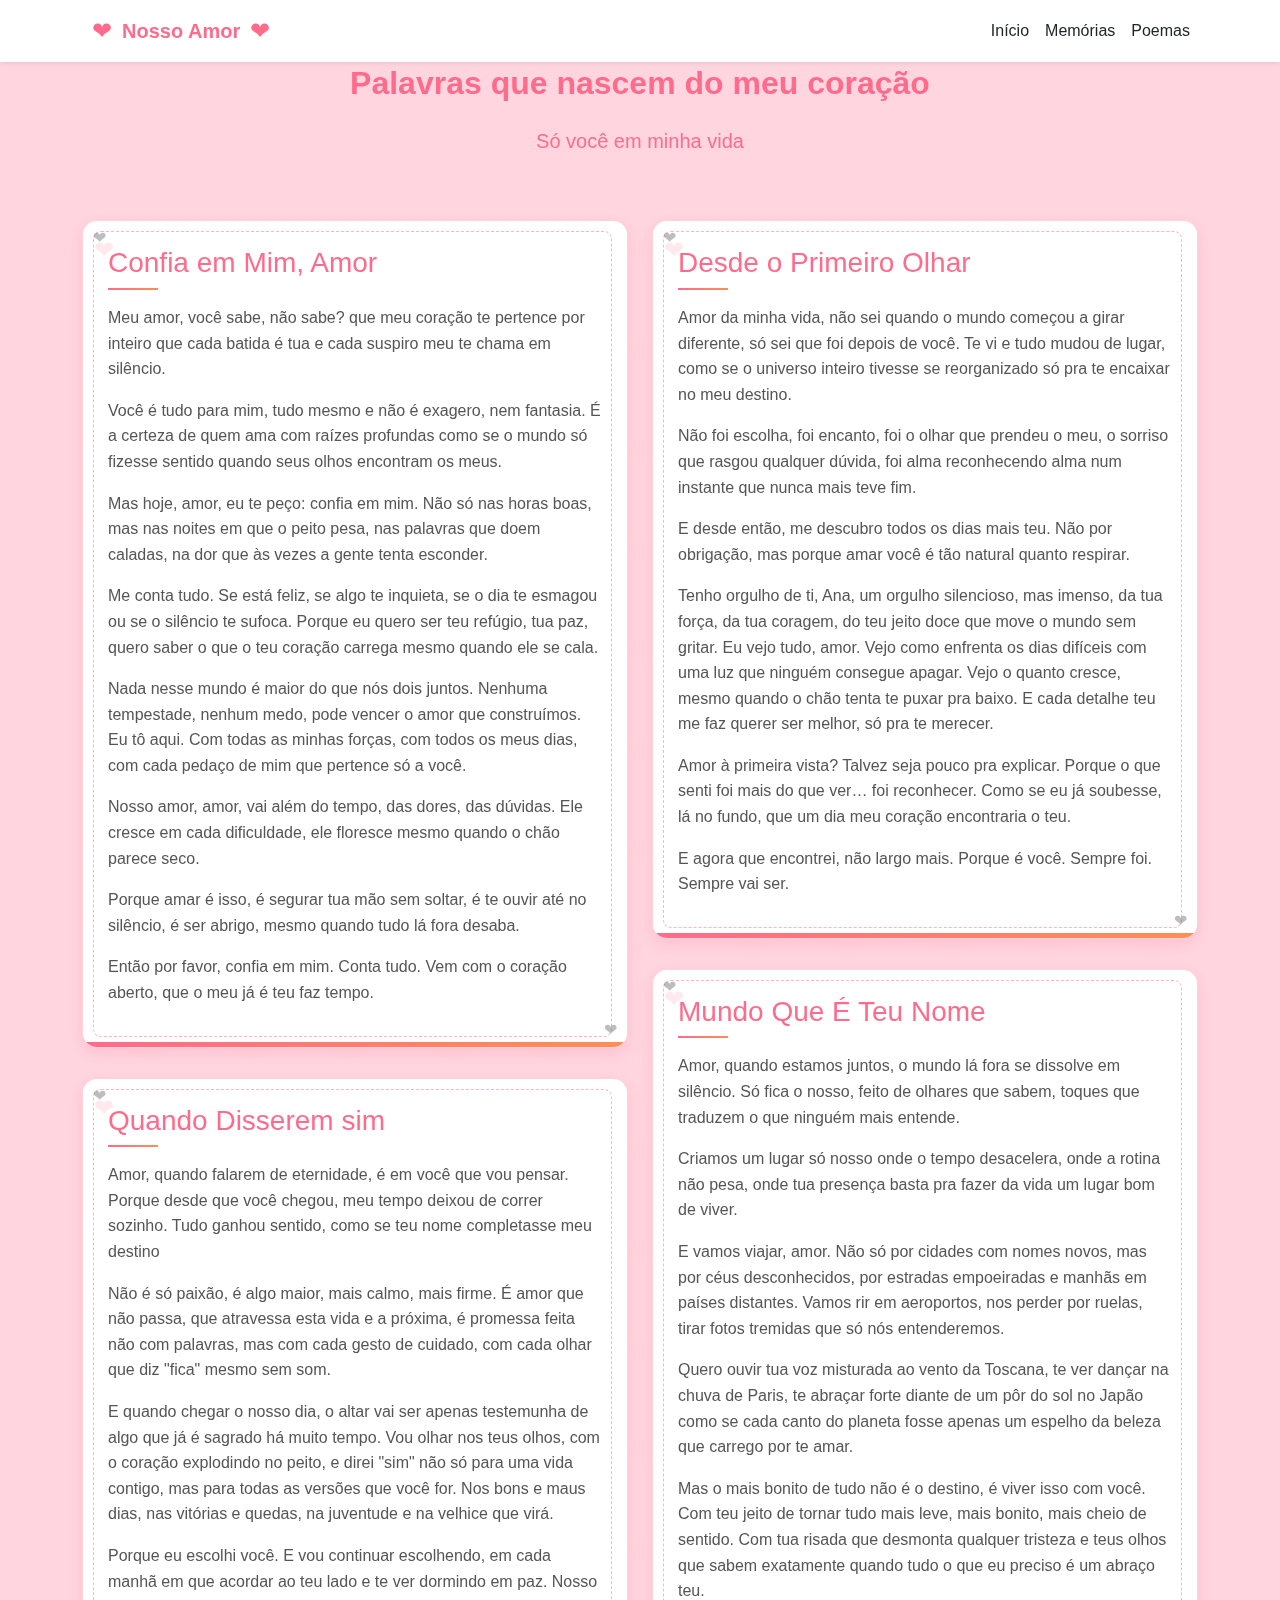
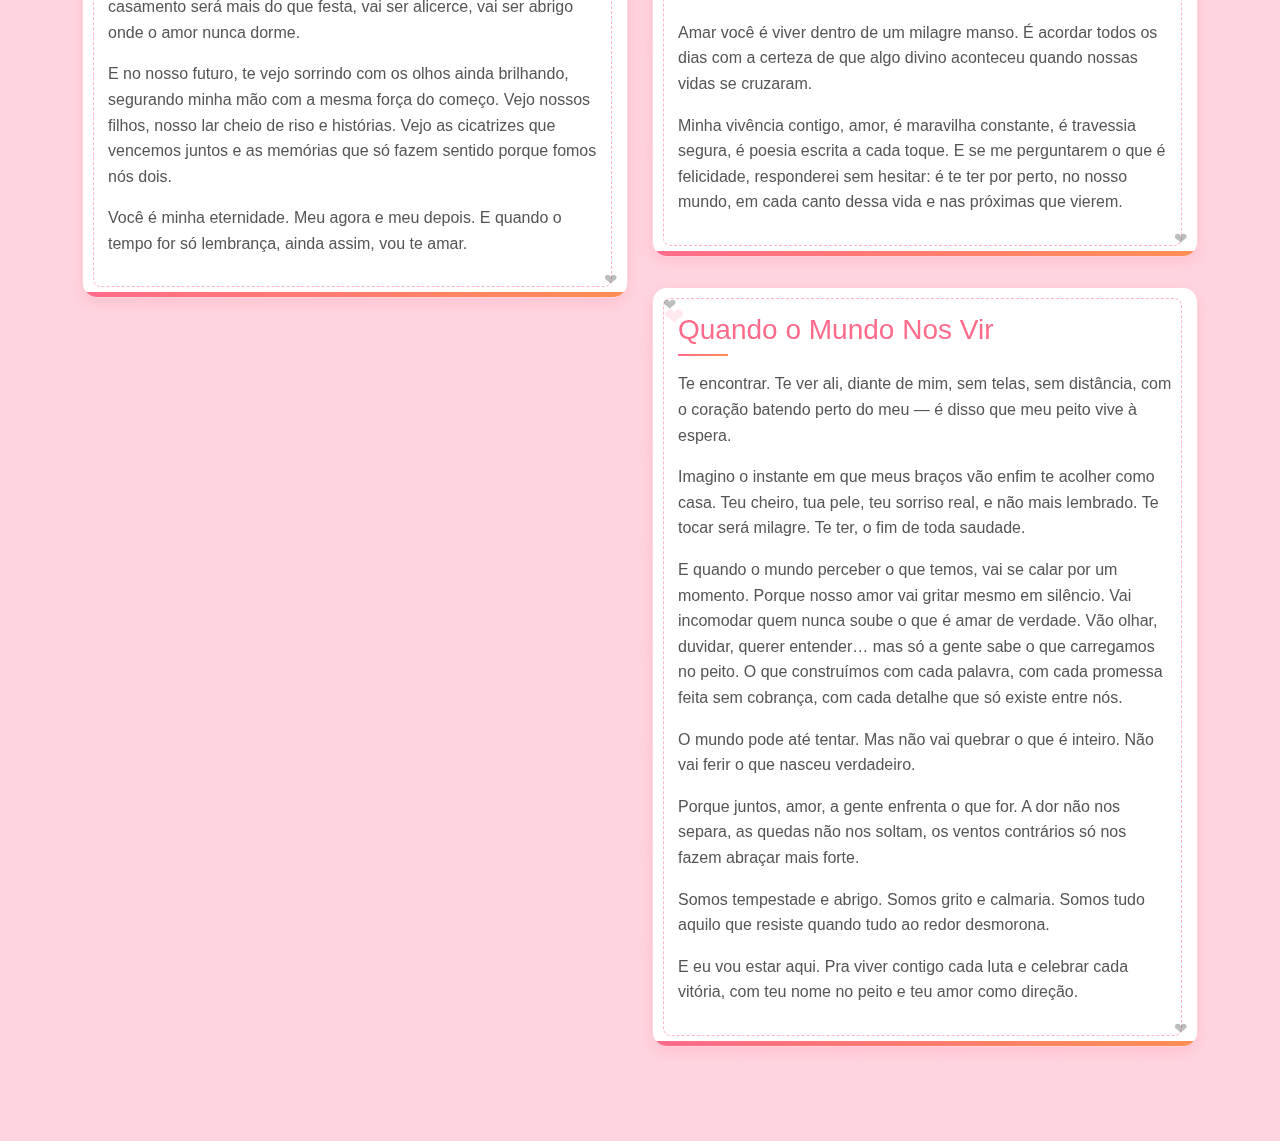
<file: poems.html>
<!DOCTYPE html>
<html lang="pt-br">
<head>
    <meta charset="UTF-8">
    <link rel="icon" href="./icons/icon04.png" type="image/png">
    <meta name="viewport" content="width=device-width, initial-scale=1.0">
    <title>Nossos Poemas</title>
    <link href="https://cdn.jsdelivr.net/npm/bootstrap@5.3.0/dist/css/bootstrap.min.css" rel="stylesheet">
    <link rel="stylesheet" href="./css/style.css">
    <link rel="stylesheet" href="https://cdnjs.cloudflare.com/ajax/libs/font-awesome/6.0.0-beta3/css/all.min.css">
    <style>
        .floating-hearts {
            position: fixed;
            top: 0;
            left: 0;
            width: 100%;
            height: 100%;
            pointer-events: none;
            z-index: -1;
            overflow: hidden;
        }

        .heart {
            position: absolute;
            color: rgba(255, 107, 139, 0.6);
            font-size: 20px;
            animation: float linear infinite;
            pointer-events: none;
            user-select: none;
        }

        @keyframes float {
            0% {
                transform: translateY(100vh) translateX(0) rotate(0deg);
                opacity: 0;
            }
            10% {
                opacity: 0.8;
            }
            90% {
                opacity: 0.8;
            }
            100% {
                transform: translateY(-100px) translateX(100px) rotate(360deg);
                opacity: 0;
            }
        }

        /* Estilos novos para os poemas */
        .poem-card {
            position: relative;
            background: white;
            border-radius: 15px;
            padding: 25px;
            margin-bottom: 30px;
            box-shadow: 0 5px 15px rgba(255, 107, 139, 0.2);
            border: 1px solid rgba(255, 107, 139, 0.3);
            transition: all 0.3s ease;
            overflow: hidden;
        }

        .poem-card:hover {
            transform: translateY(-5px);
            box-shadow: 0 10px 25px rgba(255, 107, 139, 0.3);
        }

        .poem-card::before {
            content: "❤";
            position: absolute;
            top: 10px;
            right: 15px;
            font-size: 1.5rem;
            color: rgba(255, 107, 139, 0.3);
        }

        .poem-card::after {
            content: "";
            position: absolute;
            bottom: 0;
            left: 0;
            width: 100%;
            height: 5px;
            background: linear-gradient(90deg, #ff6b8b, #ff8e53);
        }

        .poem-card h3 {
            color: #ff6b8b;
            position: relative;
            padding-bottom: 10px;
            margin-bottom: 15px;
        }

        .poem-card h3::after {
            content: "";
            position: absolute;
            bottom: 0;
            left: 0;
            width: 50px;
            height: 2px;
            background: linear-gradient(90deg, #ff6b8b, #ff8e53);
        }

        .poem-card p {
            color: #555;
            line-height: 1.6;
            position: relative;
        }

        .heart-btn {
            display: inline-block;
            width: 60px;
            height: 60px;
            line-height: 60px;
            text-align: center;
            background: linear-gradient(45deg, #ff6b8b, #ff8e53);
            color: white;
            border-radius: 50%;
            font-size: 24px;
            transition: all 0.3s;
            box-shadow: 0 4px 15px rgba(255, 107, 139, 0.4);
            text-decoration: none;
        }

        .heart-btn:hover {
            transform: scale(1.1) rotate(10deg);
            box-shadow: 0 6px 20px rgba(255, 107, 139, 0.6);
        }

        /* Corações decorativos nos cantos */
        .poem-card .heart-decoration {
            position: absolute;
            font-size: 1rem;
            opacity: 0.3;
        }

        .poem-card .heart-decoration:nth-child(1) {
            top: 5px;
            left: 10px;
        }

        .poem-card .heart-decoration:nth-child(2) {
            bottom: 5px;
            right: 10px;
        }
    </style>
</head>
<body>
    <div class="floating-hearts" id="floatingHearts"></div>
    
    <nav class="navbar navbar-expand-lg navbar-light bg-white fixed-top shadow-sm">
        <div class="container">
            <a class="navbar-brand d-flex align-items-center" href="./index.html">
                <span class="nav-heart">❤</span>
                <span class="fw-bold" style="color: var(--rosa-escuro);">Nosso Amor</span>
                <span class="nav-heart">❤</span>
            </a>
            <button class="navbar-toggler" type="button" data-bs-toggle="collapse" data-bs-target="#navbarNav">
                <span class="navbar-toggler-icon"></span>
            </button>
            <div class="collapse navbar-collapse" id="navbarNav">
                <ul class="navbar-nav ms-auto">
                    <li class="nav-item">
                        <a class="nav-link text-dark" href="./index.html">Início</a>
                    </li>
                    <li class="nav-item">
                        <a class="nav-link text-dark" href="./memories.html">Memórias</a>
                    </li>
                    <li class="nav-item">
                        <a class="nav-link text-dark" href="./poems.html">Poemas</a>
                    </li>
                </ul>
            </div>
        </div>
    </nav>

    <section class="section">
        <div class="container">
            <div class="row justify-content-center mb-5">
                <div class="col-lg-8 text-center">
                    <h2 class="fw-bold mb-4" style="color: var(--rosa-escuro);">Palavras que nascem do meu coração</h2>
                    <p class="lead" style="color: var(--rosa-escuro);">Só você em minha vida</p>
                </div>
            </div>
            
            <div class="row">
                <div class="col-lg-6">
                    <div class="poem-card">
                        <span class="heart-decoration">❤</span>
                        <span class="heart-decoration">❤</span>
                        <h3>Confia em Mim, Amor</h3>
                        <p>Meu amor,
você sabe, não sabe?
que meu coração te pertence por inteiro
que cada batida é tua
e cada suspiro meu te chama em silêncio.</p>
<p>Você é tudo para mim, tudo mesmo
e não é exagero, nem fantasia.
É a certeza de quem ama com raízes profundas
como se o mundo só fizesse sentido
quando seus olhos encontram os meus.</p>
<p>Mas hoje, amor, eu te peço:
confia em mim.
Não só nas horas boas,
mas nas noites em que o peito pesa,
nas palavras que doem caladas,
na dor que às vezes a gente tenta esconder.</p>
<p>Me conta tudo.
Se está feliz, se algo te inquieta,
se o dia te esmagou ou se o silêncio te sufoca.
Porque eu quero ser teu refúgio, tua paz,
quero saber o que o teu coração carrega
mesmo quando ele se cala.</p>
<p>Nada nesse mundo é maior do que nós dois juntos.
Nenhuma tempestade, nenhum medo,
pode vencer o amor que construímos.
Eu tô aqui.
Com todas as minhas forças, com todos os meus dias,
com cada pedaço de mim que pertence só a você.</p>
<p>Nosso amor, amor,
vai além do tempo, das dores, das dúvidas.
Ele cresce em cada dificuldade,
ele floresce mesmo quando o chão parece seco.
</p>
<p>Porque amar é isso,
é segurar tua mão sem soltar,
é te ouvir até no silêncio,
é ser abrigo, mesmo quando tudo lá fora desaba.</p>
<p>Então por favor,
confia em mim.
Conta tudo.
Vem com o coração aberto,
que o meu já é teu faz tempo.</p>
                    </div>
                    <div class="poem-card">
                        <span class="heart-decoration">❤</span>
                        <span class="heart-decoration">❤</span>
                        <h3>Quando Disserem sim</h3>
                        <p>Amor,
quando falarem de eternidade,
é em você que vou pensar.
Porque desde que você chegou,
meu tempo deixou de correr sozinho.
Tudo ganhou sentido,
como se teu nome completasse meu destino</p>
<p>Não é só paixão,
é algo maior, mais calmo, mais firme.
É amor que não passa,
que atravessa esta vida e a próxima,
é promessa feita não com palavras,
mas com cada gesto de cuidado,
com cada olhar que diz "fica"
mesmo sem som.</p>
<p>E quando chegar o nosso dia,
o altar vai ser apenas testemunha
de algo que já é sagrado há muito tempo.
Vou olhar nos teus olhos,
com o coração explodindo no peito,
e direi "sim"
não só para uma vida contigo,
mas para todas as versões que você for.
Nos bons e maus dias,
nas vitórias e quedas,
na juventude e na velhice que virá.</p>
<p>Porque eu escolhi você.
E vou continuar escolhendo,
em cada manhã em que acordar ao teu lado
e te ver dormindo em paz.
Nosso casamento será mais do que festa,
vai ser alicerce,
vai ser abrigo
onde o amor nunca dorme.</p>
<p>E no nosso futuro,
te vejo sorrindo com os olhos ainda brilhando,
segurando minha mão com a mesma força do começo.
Vejo nossos filhos,
nosso lar cheio de riso e histórias.
Vejo as cicatrizes que vencemos juntos
e as memórias que só fazem sentido porque fomos nós dois.</p>
<p>Você é minha eternidade.
Meu agora e meu depois.
E quando o tempo for só lembrança,
ainda assim,
vou te amar.</p>
                    </div>
                </div>
                <div class="col-lg-6">
                    <div class="poem-card">
                        <span class="heart-decoration">❤</span>
                        <span class="heart-decoration">❤</span>
                        <h3>Desde o Primeiro Olhar</h3>
                        <p>Amor da minha vida,
não sei quando o mundo começou a girar diferente,
só sei que foi depois de você.
Te vi e tudo mudou de lugar,
como se o universo inteiro tivesse se reorganizado
só pra te encaixar no meu destino.</p>
<p>Não foi escolha,
foi encanto,
foi o olhar que prendeu o meu,
o sorriso que rasgou qualquer dúvida,
foi alma reconhecendo alma
num instante que nunca mais teve fim.</p>
<p>E desde então,
me descubro todos os dias mais teu.
Não por obrigação,
mas porque amar você é tão natural
quanto respirar.</p>
<p>Tenho orgulho de ti, Ana,
um orgulho silencioso, mas imenso,
da tua força, da tua coragem,
do teu jeito doce que move o mundo sem gritar.
Eu vejo tudo, amor.
Vejo como enfrenta os dias difíceis
com uma luz que ninguém consegue apagar.
Vejo o quanto cresce,
mesmo quando o chão tenta te puxar pra baixo.
E cada detalhe teu me faz querer ser melhor,
só pra te merecer.</p>
<p>Amor à primeira vista?
Talvez seja pouco pra explicar.
Porque o que senti
foi mais do que ver…
foi reconhecer.
Como se eu já soubesse,
lá no fundo,
que um dia meu coração encontraria o teu.</p>
<p>E agora que encontrei,
não largo mais.
Porque é você.
Sempre foi.
Sempre vai ser.</p>
                    </div>
                    <div class="poem-card">
                        <span class="heart-decoration">❤</span>
                        <span class="heart-decoration">❤</span>
                        <h3>Mundo Que É Teu Nome</h3>
                        <p>Amor,
quando estamos juntos,
o mundo lá fora se dissolve em silêncio.
Só fica o nosso,
feito de olhares que sabem,
toques que traduzem o que ninguém mais entende.</p>
<p>Criamos um lugar só nosso
onde o tempo desacelera,
onde a rotina não pesa,
onde tua presença basta
pra fazer da vida um lugar bom de viver.</p>
<p>E vamos viajar, amor.
Não só por cidades com nomes novos,
mas por céus desconhecidos,
por estradas empoeiradas e manhãs em países distantes.
Vamos rir em aeroportos,
nos perder por ruelas,
tirar fotos tremidas que só nós entenderemos.</p>
<p>Quero ouvir tua voz misturada ao vento da Toscana,
te ver dançar na chuva de Paris,
te abraçar forte diante de um pôr do sol no Japão
como se cada canto do planeta fosse apenas um espelho
da beleza que carrego por te amar.</p>
<p>Mas o mais bonito de tudo
não é o destino,
é viver isso com você.
Com teu jeito de tornar tudo mais leve,
mais bonito, mais cheio de sentido.
Com tua risada que desmonta qualquer tristeza
e teus olhos que sabem exatamente
quando tudo o que eu preciso
é um abraço teu.</p>
<p>Amar você é viver dentro de um milagre manso.
É acordar todos os dias
com a certeza de que algo divino aconteceu
quando nossas vidas se cruzaram.</p>
<p>Minha vivência contigo, amor,
é maravilha constante,
é travessia segura,
é poesia escrita a cada toque.
E se me perguntarem o que é felicidade,
responderei sem hesitar:
é te ter por perto,
no nosso mundo,
em cada canto dessa vida
e nas próximas que vierem.</p>
                    </div>
                     <div class="poem-card">
                        <span class="heart-decoration">❤</span>
                        <span class="heart-decoration">❤</span>
                        <h3>Quando o Mundo Nos Vir</h3>
                        <p>Te encontrar.
Te ver ali, diante de mim,
sem telas, sem distância,
com o coração batendo perto do meu —
é disso que meu peito vive à espera.</p>
<p>Imagino o instante em que meus braços
vão enfim te acolher como casa.
Teu cheiro, tua pele, teu sorriso real,
e não mais lembrado.
Te tocar será milagre.
Te ter, o fim de toda saudade.</p>
<p>E quando o mundo perceber o que temos,
vai se calar por um momento.
Porque nosso amor vai gritar mesmo em silêncio.
Vai incomodar quem nunca soube o que é amar de verdade.
Vão olhar, duvidar, querer entender…
mas só a gente sabe o que carregamos no peito.
O que construímos com cada palavra,
com cada promessa feita sem cobrança,
com cada detalhe que só existe entre nós.</p>
<p>O mundo pode até tentar.
Mas não vai quebrar o que é inteiro.
Não vai ferir o que nasceu verdadeiro.</p>
<p>Porque juntos, amor,
a gente enfrenta o que for.
A dor não nos separa,
as quedas não nos soltam,
os ventos contrários só nos fazem abraçar mais forte.</p>
<p>Somos tempestade e abrigo.
Somos grito e calmaria.
Somos tudo aquilo que resiste
quando tudo ao redor desmorona.</p>
<p>E eu vou estar aqui.
Pra viver contigo cada luta
e celebrar cada vitória,
com teu nome no peito
e teu amor como direção.</p>
                    </div>
                </div>
            </div>
            
            <!--<div class="text-center mt-5">
                <a href="gallery.html" class="heart-btn">❤</a>
            </div>-->
        </div>
    </section>

    <script>
        function createHearts() {
            const container = document.getElementById('floatingHearts');
            const heartCount = 20;
            
            for (let i = 0; i < heartCount; i++) {
                const heart = document.createElement('div');
                heart.innerHTML = '❤';
                heart.classList.add('heart');
                heart.style.left = Math.random() * 100 + 'vw';
                heart.style.fontSize = (Math.random() * 15 + 15) + 'px';
                heart.style.animationDuration = (Math.random() * 15 + 10) + 's';
                heart.style.animationDelay = (Math.random() * 5) + 's';
                container.appendChild(heart);
            }
        }

        window.addEventListener('load', createHearts);
    </script>
    <script src="https://cdn.jsdelivr.net/npm/bootstrap@5.3.0/dist/js/bootstrap.bundle.min.js"></script>
</body>
</html>
</file>
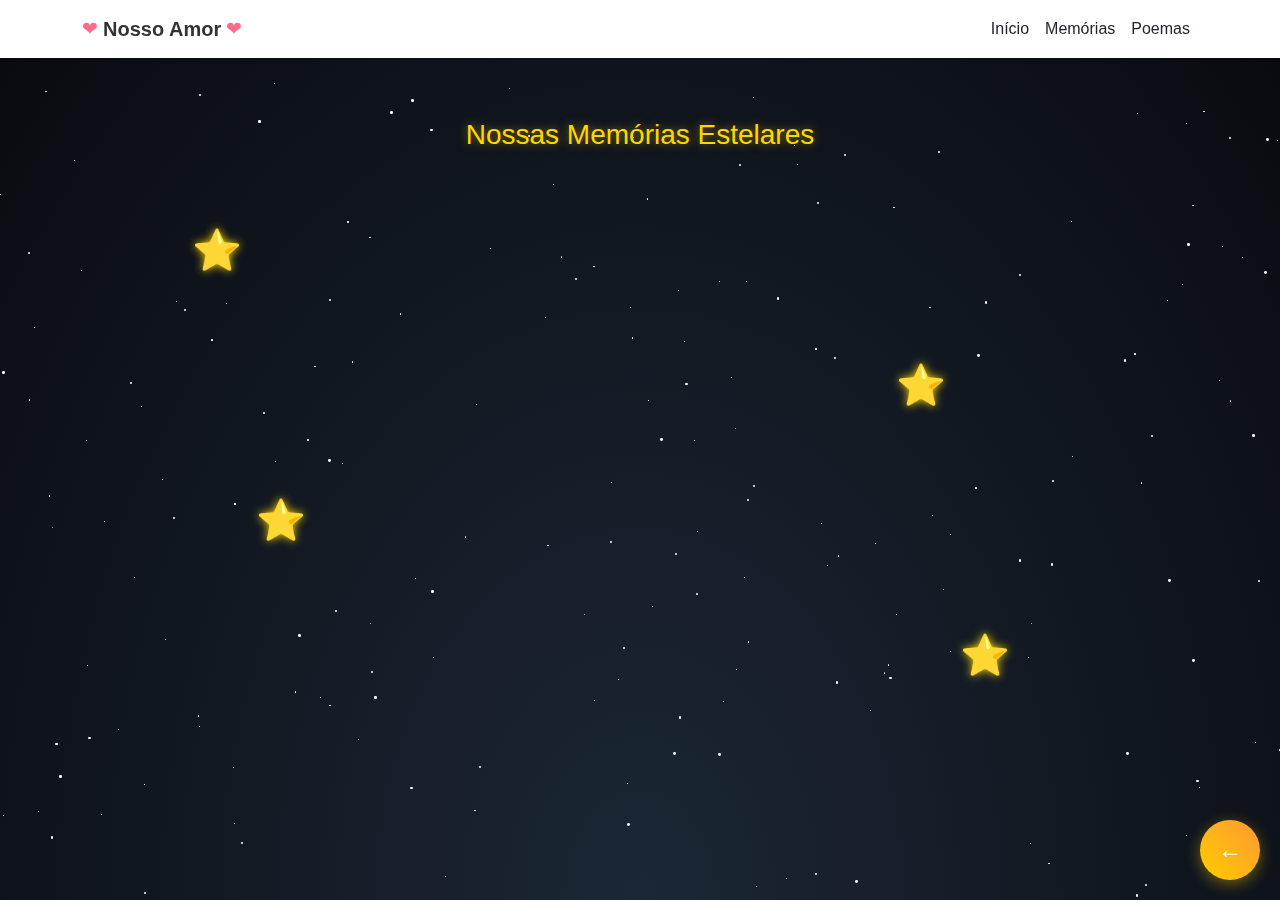
<file: star_memories.html>
<!DOCTYPE html>
<html lang="pt-br">
<head>
    <meta charset="UTF-8">
    <meta name="viewport" content="width=device-width, initial-scale=1.0">
    <link rel="icon" href="./icons/icon04.png" type="image/png">
    <title>Nossas Memórias Estelares</title>
    <link href="https://cdn.jsdelivr.net/npm/bootstrap@5.3.0/dist/css/bootstrap.min.css" rel="stylesheet">
    <link rel="stylesheet" href="https://cdnjs.cloudflare.com/ajax/libs/font-awesome/6.0.0-beta3/css/all.min.css">
    <style>
        :root {
            --font-size-base: 16px;
            --font-size-lg: 1.25rem;
            --font-size-xl: 1.5rem;
            --font-size-xxl: 1.75rem;
            --rosa-escuro: #ff6b8b;
            --azul-claro: #e0f7fa;
        }
        
        @media (max-width: 768px) {
            :root {
                --font-size-base: 18px;
                --font-size-lg: 1.5rem;
                --font-size-xl: 1.75rem;
                --font-size-xxl: 2rem;
            }
        }
        
        body {
            margin: 0;
            overflow-x: hidden;
            background: radial-gradient(ellipse at bottom, #1B2735 0%, #090A0F 100%);
            min-height: 100vh;
            font-family: 'Arial', sans-serif;
            color: white;
            font-size: var(--font-size-base);
            line-height: 1.6;
            -webkit-text-size-adjust: 100%;
            padding-top: 70px; /* Espaço para o navbar fixo */
        }
        
        /* Estilos do Navbar */
        .navbar {
            transition: all 0.3s ease;
        }
        
        .nav-heart {
            color: var(--rosa-escuro);
            font-size: 1.2rem;
        }
        
        .text-title {
            color: #333;
        }
        
        .nav-link {
            font-weight: 500;
        }
        
        /* Estrelas de fundo */
        .star {
            position: absolute;
            background: white;
            border-radius: 50%;
            animation: twinkle var(--duration) infinite ease-in-out;
        }
        
        @keyframes twinkle {
            0%, 100% { opacity: 0.2; }
            50% { opacity: 1; }
        }
        
        /* Estrelas de memória */
        .memory-star {
            position: absolute;
            color: gold;
            font-size: 2.5rem;
            cursor: pointer;
            animation: pulse 2s infinite;
            text-shadow: 0 0 10px gold;
            z-index: 10;
            width: 50px;
            height: 50px;
            display: flex;
            align-items: center;
            justify-content: center;
            -webkit-tap-highlight-color: transparent;
            touch-action: manipulation;
        }
        
        @media (max-width: 768px) {
            .memory-star {
                font-size: 2rem;
                width: 40px;
                height: 40px;
            }
        }
        
        @keyframes pulse {
            0%, 100% { transform: scale(1); }
            50% { transform: scale(1.3); }
        }
        
        /* Modal das memórias */
        .memory-modal {
            display: none;
            position: fixed;
            top: 50%;
            left: 50%;
            transform: translate(-50%, -50%);
            background: rgba(255,255,255,0.95);
            padding: 20px;
            border-radius: 15px;
            max-width: 90%;
            width: 100%;
            max-width: 500px;
            z-index: 100;
            box-shadow: 0 0 25px rgba(255,204,0,0.6);
            border: 2px solid gold;
            box-sizing: border-box;
            -webkit-overflow-scrolling: touch;
        }
        
        .memory-modal h3 {
            color: var(--rosa-escuro);
            margin-bottom: 15px;
            font-size: var(--font-size-xl);
            font-weight: bold;
        }
        
        .memory-modal p {
            margin-bottom: 10px;
            font-size: var(--font-size-lg);
        }
        
        .memory-modal .date {
            color: #666;
            font-style: italic;
            font-size: var(--font-size-base);
            margin-bottom: 15px;
            display: flex;
            align-items: center;
            gap: 8px;
        }
        
        .close-btn {
            position: absolute;
            top: 10px;
            right: 15px;
            color: var(--rosa-escuro);
            font-size: 28px;
            cursor: pointer;
            line-height: 1;
            padding: 5px;
        }
        
        .memory-content {
            margin-top: 15px;
            font-size: var(--font-size-lg);
        }
        
        /* Modo noturno */
        .night-mode {
            color: white;
        }
        
        .night-mode .navbar {
            background-color: rgba(15, 15, 15, 0.9) !important;
            box-shadow: 0 2px 15px rgba(0, 0, 0, 0.6) !important;
        }
        
        .night-mode .text-title,
        .night-mode .nav-link {
            color: white !important;
        }
        
        .night-mode .nav-heart {
            color: #ffcc00 !important;
        }
        
        .night-mode .memory-modal {
            background: rgba(30, 30, 50, 0.98);
            color: white;
            border-color: #ff9933;
        }
        
        .night-mode .memory-modal h3 {
            color: #ffcc00;
        }
        
        .night-mode .memory-modal .date {
            color: #aaa;
        }
        
        .night-mode .close-btn {
            color: #ffcc00;
        }
        
        /* Balão de conversa */
        .memory-modal::after {
            content: '';
            position: absolute;
            bottom: -15px;
            left: 50px;
            border-width: 15px 15px 0;
            border-style: solid;
            border-color: rgba(255,255,255,0.95) transparent transparent;
        }
        
        .night-mode .memory-modal::after {
            border-color: rgba(30, 30, 50, 0.98) transparent transparent;
        }
        
        @media (max-width: 576px) {
            .memory-modal::after {
                left: 30px;
                border-width: 10px 10px 0;
            }
        }
        
        /* Botão de voltar */
        .back-btn {
            position: fixed;
            bottom: 20px;
            right: 20px;
            background: linear-gradient(45deg, #ffcc00, #ff9933);
            color: white;
            border: none;
            border-radius: 50%;
            width: 60px;
            height: 60px;
            font-size: 24px;
            cursor: pointer;
            box-shadow: 0 4px 15px rgba(255,204,0,0.4);
            z-index: 50;
            display: flex;
            align-items: center;
            justify-content: center;
        }
        
        @media (max-width: 576px) {
            .back-btn {
                width: 50px;
                height: 50px;
                font-size: 20px;
            }
        }
        
        /* Posicionamento responsivo das estrelas */
        @media (max-width: 768px) {
            .memory-star:nth-child(1) {
                top: 20% !important;
                left: 10% !important;
            }
            
            .memory-star:nth-child(2) {
                top: 35% !important;
                left: 75% !important;
            }
            
            .memory-star:nth-child(3) {
                top: 60% !important;
                left: 15% !important;
            }
            
            .memory-star:nth-child(4) {
                top: 75% !important;
                left: 80% !important;
            }
        }
        
        @media (max-width: 576px) {
            .memory-star:nth-child(1) {
                top: 15% !important;
                left: 5% !important;
            }
            
            .memory-star:nth-child(2) {
                top: 30% !important;
                left: 80% !important;
            }
            
            .memory-star:nth-child(3) {
                top: 65% !important;
                left: 10% !important;
            }
            
            .memory-star:nth-child(4) {
                top: 80% !important;
                left: 85% !important;
            }
        }
        
        /* Título da página */
        .page-title {
            text-align: center;
            margin-bottom: 30px;
            color: gold;
            font-size: var(--font-size-xxl);
            text-shadow: 0 0 10px rgba(255,215,0,0.5);
        }
    </style>
</head>
<body>
    <!-- Navbar igual ao index.html -->
    <nav class="navbar navbar-expand-lg navbar-light bg-white fixed-top shadow-sm">
        <div class="container">
            <a class="navbar-brand d-flex align-items-center" href="./index.html">
                <span class="nav-heart">❤</span>
                <span class="fw-bold text-title" style="margin: 0 5px;">Nosso Amor</span>
                <span class="nav-heart">❤</span>
            </a>
            <button class="navbar-toggler" type="button" data-bs-toggle="collapse" data-bs-target="#navbarNav">
                <span class="navbar-toggler-icon"></span>
            </button>
            <div class="collapse navbar-collapse" id="navbarNav">
                <ul class="navbar-nav ms-auto">
                    <li class="nav-item">
                        <a class="nav-link text-dark" href="./index.html">Início</a>
                    </li>
                    <li class="nav-item">
                        <a class="nav-link text-dark" href="./memories.html">Memórias</a>
                    </li>
                    <li class="nav-item">
                        <a class="nav-link text-dark" href="./poems.html">Poemas</a>
                    </li>
                </ul>
            </div>
        </div>
    </nav>

    <!-- Conteúdo principal -->
    <div class="container py-5">
        <h1 class="page-title animate__animated animate__fadeIn">Nossas Memórias Estelares</h1>
    </div>

    <div id="starsContainer"></div>
    
    <!-- Memória 1 -->
    <div class="memory-star" style="top: 25%; left: 15%;" onclick="showMemory(1)" aria-label="Memória: Declaração de Amor">⭐</div>
    <div id="memory1" class="memory-modal">
        <span class="close-btn" onclick="closeMemory(1)" aria-label="Fechar">&times;</span>
        <h3>Declaração de Amor</h3>
        <p class="date"><i class="fas fa-calendar-alt"></i> 03/04/2025 às 23:30</p>
        <div class="memory-content">
            <p>A call que eu me declarei foi dia 03/04/2025 as 23:30. Foi naquela call especial que meu coração não aguentou e eu me declarei pra você. Cada palavra saía tremendo, mas era pura verdade.</p>
        </div>
    </div>
    
    <!-- Memória 2 -->
    <div class="memory-star" style="top: 40%; left: 70%;" onclick="showMemory(2)" aria-label="Memória: Primeiro Te Amo">⭐</div>
    <div id="memory2" class="memory-modal">
        <span class="close-btn" onclick="closeMemory(2)" aria-label="Fechar">&times;</span>
        <h3>Primeiro beijo</h3>
        <p class="date"><i class="fas fa-calendar-alt"></i> 02/04/2025 às 09:40</p>
        <div class="memory-content">
            <p>Primeiro beijo 02/04/2025 Amor, o dia do nosso primeiro beijo é uma data especial que merece ser celebrada com todo carinho. Eu te amo imensamente. </p>
            <P>13:31</P>
        </div>
    </div>
    
    <!-- Memória 3 (nova) -->
    <div class="memory-star" style="top: 55%; left: 20%;" onclick="showMemory(3)" aria-label="Memória: Call Especial">⭐</div>
    <div id="memory3" class="memory-modal">
        <span class="close-btn" onclick="closeMemory(3)" aria-label="Fechar">&times;</span>
        <h3>Call Especial</h3>
        <p class="date"><i class="fas fa-calendar-alt"></i> 03/04/2025 às 23:30</p>
        <div class="memory-content">
            <p>A call que eu me declarei foi dia 03/04/2025 as 23:30. Foi o momento mais especial da minha vida, quando finalmente tive coragem de expressar tudo que sentia por você.</p>
        </div>
    </div>
    
    <!-- Memória 4 (nova) -->
    <div class="memory-star" style="top: 70%; left: 75%;" onclick="showMemory(4)" aria-label="Memória: Primeira Declaração">⭐</div>
    <div id="memory4" class="memory-modal">
        <span class="close-btn" onclick="closeMemory(4)" aria-label="Fechar">&times;</span>
        <h3>Primeira Declaração</h3>
        <p class="date"><i class="fas fa-calendar-alt"></i> 02/04/2025 às 09:40</p>
        <div class="memory-content">
            <p>Meu primeiro "te amo" pra ela foi dia 02/04/2025 as 9:40 da manhã. Nunca vou esquecer como meu coração parecia querer sair do peito quando disse essas palavras pela primeira vez.</p>
        </div>
    </div>
    
    <button class="back-btn" onclick="window.history.back()" aria-label="Voltar">←</button>

    <script src="https://cdn.jsdelivr.net/npm/bootstrap@5.3.0/dist/js/bootstrap.bundle.min.js"></script>
    <script>
        // Cria estrelas de fundo
        function createStars() {
            const container = document.getElementById('starsContainer');
            const starCount = window.innerWidth < 768 ? 100 : 200;
            
            for (let i = 0; i < starCount; i++) {
                const star = document.createElement('div');
                star.className = 'star';
                star.style.width = (Math.random() * 3) + 'px';
                star.style.height = star.style.width;
                star.style.left = (Math.random() * 100) + '%';
                star.style.top = (Math.random() * 100) + '%';
                star.style.setProperty('--duration', (Math.random() * 5 + 3) + 's');
                star.style.animationDelay = (Math.random() * 5) + 's';
                container.appendChild(star);
            }
        }
        
        // Mostra memória específica
        function showMemory(num) {
            document.getElementById('memory' + num).style.display = 'block';
            document.body.style.overflow = 'hidden'; // Impede rolagem quando modal aberto
        }
        
        // Fecha memória
        function closeMemory(num) {
            document.getElementById('memory' + num).style.display = 'none';
            document.body.style.overflow = 'auto'; // Restaura rolagem
        }
        
        // Fecha ao clicar fora
        window.addEventListener('click', function(event) {
            if (event.target.className === 'memory-modal') {
                event.target.style.display = 'none';
                document.body.style.overflow = 'auto';
            }
        });
        
        // Fecha com ESC
        document.addEventListener('keydown', function(event) {
            if (event.key === 'Escape') {
                document.querySelectorAll('.memory-modal').forEach(modal => {
                    modal.style.display = 'none';
                    document.body.style.overflow = 'auto';
                });
            }
        });
        
        // Verifica modo noturno
        function checkNightMode() {
            const now = new Date();
            const hours = now.getHours();
            if (hours >= 6 && hours < 18) {
                document.body.classList.remove('night-mode');
            } else {
                document.body.classList.add('night-mode');
            }
        }
        
        // Redimensionamento responsivo
        function handleResize() {
            const starsContainer = document.getElementById('starsContainer');
            starsContainer.innerHTML = '';
            createStars();
        }
        
        // Inicialização
        window.addEventListener('load', () => {
            createStars();
            checkNightMode();
            
            // Atualiza o modo noturno a cada hora
            setInterval(checkNightMode, 3600000);
            
            // Melhoria para mobile: evitar zoom em inputs
            document.addEventListener('touchstart', function(e) {
                if (e.target.tagName === 'INPUT' || e.target.tagName === 'TEXTAREA') {
                    window.requestAnimationFrame(function() {
                        e.target.scrollIntoView({block: 'center'});
                    });
                }
            }, {passive: true});
        });
        
        window.addEventListener('resize', handleResize);
    </script>
</body>
</html>
</file>
<file: css/style.css>
:root {
            --rosa-claro: #ffd6e0;
            --rosa-medio: #ff9bb3;
            --rosa-escuro: #ff6b8b;
            --azul-claro: #e6f7ff;
            --azul-escuro: #b3e0ff;
            --roxo-claro: #e6e6ff;
        }
        
        body {
            font-family: 'Arial', sans-serif;
            background-color: var(--rosa-claro);
            overflow-x: hidden;
        }
        
        .heart-btn {
            background: none;
            border: none;
            font-size: 3rem;
            color: var(--rosa-escuro);
            cursor: pointer;
            transition: all 0.3s;
            animation: pulse 2s infinite;
        }
        
        .heart-btn:hover {
            transform: scale(1.2);
            color: #ff1a4b;
        }
        
        @keyframes pulse {
            0% { transform: scale(1); }
            50% { transform: scale(1.1); }
            100% { transform: scale(1); }
        }
        
        .section {
            min-height: 100vh;
            padding: 4rem 0;
            display: flex;
            flex-direction: column;
            justify-content: center;
            position: relative;
            overflow: hidden;
        }
        
        .section::before {
            content: '';
            position: absolute;
            top: 0;
            left: 0;
            width: 100%;
            height: 100%;
            background-image: url('data:image/svg+xml;utf8,<svg xmlns="http://www.w3.org/2000/svg" width="100" height="100" viewBox="0 0 100 100"><path fill="%23ff9bb3" fill-opacity="0.1" d="M30,50 Q50,30 70,50 Q50,70 30,50"/></svg>');
            background-size: 100px;
            opacity: 0.1;
            z-index: -1;
        }
        
        .couple-img {
            max-width: 80%;
            height: auto;
            border-radius: 15px;
            box-shadow: 0 10px 20px rgba(0,0,0,0.1);
            transition: transform 0.5s;
        }
        
        .couple-img:hover {
            transform: scale(1.03);
        }
        
        .gallery-img {
            width: 100%;
            height: 200px;
            object-fit: cover;
            border: 5px solid white;
            border-radius: 50% 50% 50% 50% / 30% 30% 70% 70%;
            box-shadow: 0 5px 15px rgba(0,0,0,0.1);
            transition: all 0.5s;
            background-color: var(--azul-claro);
            padding: 10px;
        }
        
        .gallery-img:hover {
            transform: scale(1.05);
            border-radius: 30% 70% 70% 30% / 30% 30% 70% 70%;
            box-shadow: 0 10px 20px rgba(0,0,0,0.2);
        }
        
        .love-text {
            background-color: white;
            border-radius: 15px;
            padding: 2rem;
            box-shadow: 0 5px 15px rgba(0,0,0,0.1);
            position: relative;
            margin-bottom: 2rem;
        }
        
        .love-text::before, .love-text::after {
            content: '❤';
            position: absolute;
            font-size: 1.5rem;
            color: var(--rosa-escuro);
        }
        
        .love-text::before {
            top: -15px;
            left: -15px;
        }
        
        .love-text::after {
            bottom: -15px;
            right: -15px;
        }
        
        .poem-card {
            background: linear-gradient(135deg, var(--roxo-claro), var(--azul-claro));
            border-radius: 15px;
            padding: 2rem;
            margin-bottom: 2rem;
            box-shadow: 0 5px 15px rgba(0,0,0,0.1);
            border: 2px solid var(--rosa-medio);
            position: relative;
            transition: all 0.3s;
        }
        
        .poem-card:hover {
            transform: translateY(-5px);
            box-shadow: 0 10px 25px rgba(0,0,0,0.15);
        }
        
        .poem-card::before {
            content: '';
            position: absolute;
            top: 10px;
            left: 10px;
            right: 10px;
            bottom: 10px;
            border: 1px dashed var(--rosa-escuro);
            border-radius: 8px;
            pointer-events: none;
            opacity: 0.5;
        }
        
        .couple-names {
            font-family: 'Brush Script MT', cursive;
            font-size: 2.5rem;
            color: var(--rosa-escuro);
            text-shadow: 1px 1px 2px rgba(0,0,0,0.1);
        }
        
       .name-container {
    background: white;
    border-radius: 15px;
    padding: 2rem;
    box-shadow: 0 5px 15px rgba(0,0,0,0.1);
    position: relative;
}

.name-container::before {
    content: '';
    position: absolute;
    top: -5px;
    left: -5px;
    right: -5px;
    bottom: -5px;
    border: 2px solid var(--rosa-medio);
    border-radius: 20px;
    z-index: -1;
    animation: borderGlow 3s infinite alternate;
}
        
        @keyframes borderGlow {
            0% { border-color: var(--rosa-medio); }
            100% { border-color: var(--azul-escuro); }
        }
        
.photo-frame-lg {
    width: 180px;
    height: 180px;
    border-radius: 50%;
    border: 5px solid white;
    box-shadow: 0 5px 15px rgba(0,0,0,0.1);
    overflow: hidden;
    margin: 0 auto;
    transition: all 0.3s;
    background-color: var(--rosa-claro);
}

.photo-frame-lg:hover {
    transform: scale(1.05);
    border-color: var(--rosa-escuro);
}

.photo-frame-lg img {
    width: 100%;
    height: 100%;
    object-fit: cover;
}

        
.heart-divider-lg {
    font-size: 3.5rem;
    color: var(--rosa-escuro);
    animation: beat 1.5s infinite;
    display: flex;
    align-items: center;
    height: 180px; /* mesma altura das fotos */
}

.couple-names {
    font-family: 'Arial', sans-serif;
    font-size: 1.8rem;
    color: var(--rosa-escuro);
    margin-bottom: 0.2rem;
}

.couple-surname {
    font-family: 'Arial', sans-serif;
    font-size: 1.2rem;
    color: var(--rosa-escuro);
    font-style: italic;
}

@keyframes beat {
    0% { transform: scale(1); }
    50% { transform: scale(1.3); }
    100% { transform: scale(1); }
}
        
        .floating-hearts {
            position: absolute;
            width: 100%;
            height: 100%;
            top: 0;
            left: 0;
            pointer-events: none;
            z-index: -1;
        }
        
        .heart {
            position: absolute;
            opacity: 0;
            animation: float 10s linear infinite;
        }
        
        @keyframes float {
            0% {
                transform: translateY(100vh) rotate(0deg);
                opacity: 0;
            }
            10% {
                opacity: 0.5;
            }
            90% {
                opacity: 0.5;
            }
            100% {
                transform: translateY(-100px) rotate(360deg);
                opacity: 0;
            }
        }
        
        .hidden {
            opacity: 0;
            transform: translateY(50px);
            transition: all 1s;
        }
        
        .show {
            opacity: 1;
            transform: translateY(0);
        }
        
        .nav-heart {
            color: var(--rosa-escuro);
            font-size: 1.5rem;
            margin: 0 10px;
        }
        
        .nav-link {
            transition: all 0.3s;
        }
        
        .nav-link:hover {
            transform: scale(1.1);
            color: var(--rosa-escuro) !important;
        }
/* (Mantenha todos os estilos anteriores) */
 /* Estilos melhorados para o modal de fotos */
        .photo-modal {
            display: none;
            position: fixed;
            top: 0;
            left: 0;
            width: 100%;
            height: 100%;
            background-color: rgba(0,0,0,0.9);
            z-index: 1000;
            justify-content: center;
            align-items: center;
        }
        
        .photo-modal-content {
            position: relative;
            max-width: 90%;
            max-height: 90%;
            text-align: center;
        }
        
        .photo-modal img {
            max-width: 100%;
            max-height: 80vh;
            border: 5px solid white;
            border-radius: 10px;
            box-shadow: 0 0 30px rgba(255,105,140,0.7);
        }
        
        .close-modal {
            position: absolute;
            top: 20px;
            right: 30px;
            color: white;
            font-size: 40px;
            cursor: pointer;
            transition: all 0.3s;
            z-index: 2;
        }
        
        .close-modal:hover {
            color: #ff6b8b;
            transform: rotate(90deg);
        }
        
        .photo-counter {
            position: absolute;
            bottom: 20px;
            left: 0;
            right: 0;
            color: white;
            text-align: center;
            font-size: 1.2rem;
        }
        
        .music-control {
            position: absolute;
            bottom: 60px;
            left: 0;
            right: 0;
            text-align: center;
        }
        
        .music-btn {
            background-color: #ff6b8b;
            color: white;
            border: none;
            border-radius: 50%;
            width: 50px;
            height: 50px;
            font-size: 20px;
            cursor: pointer;
            transition: all 0.3s;
            display: inline-flex;
            align-items: center;
            justify-content: center;
        }
        
        .music-btn:hover {
            background-color: #ff1a4b;
            transform: scale(1.1);
        }
        
        .nav-arrow {
            position: absolute;
            top: 50%;
            transform: translateY(-50%);
            color: white;
            font-size: 40px;
            cursor: pointer;
            transition: all 0.3s;
            z-index: 2;
            background-color: rgba(0,0,0,0.5);
            width: 60px;
            height: 60px;
            border-radius: 50%;
            display: flex;
            align-items: center;
            justify-content: center;
        }
        
        .nav-arrow:hover {
            background-color: rgba(255,107,139,0.7);
            transform: translateY(-50%) scale(1.1);
        }
        
        .nav-arrow.left {
            left: 30px;
        }
        
        .nav-arrow.right {
            right: 30px;
        }
        
        .photo-grid {
            display: grid;
            grid-template-columns: repeat(auto-fill, minmax(200px, 1fr));
            gap: 15px;
            margin-top: 30px;
        }
        
        .photo-item {
            position: relative;
            overflow: hidden;
            border-radius: 15px;
            cursor: pointer;
            aspect-ratio: 1;
            transition: all 0.3s;
        }
        
        .photo-item img {
            width: 100%;
            height: 100%;
            object-fit: cover;
            transition: transform 0.5s;
        }
        
        .photo-item:hover img {
            transform: scale(1.1);
        }
        
        .photo-item::after {
            content: '';
            position: absolute;
            top: 0;
            left: 0;
            right: 0;
            bottom: 0;
            background: linear-gradient(to top, rgba(0,0,0,0.7) 0%, transparent 50%);
            opacity: 0;
            transition: opacity 0.3s;
        }
        
        .photo-item:hover::after {
            opacity: 1;
        }
        
        .photo-item i {
            position: absolute;
            bottom: 10px;
            right: 10px;
            color: white;
            font-size: 20px;
            z-index: 2;
            opacity: 0;
            transition: opacity 0.3s;
        }
        
        .photo-item:hover i {
            opacity: 1;
        }
</file>
